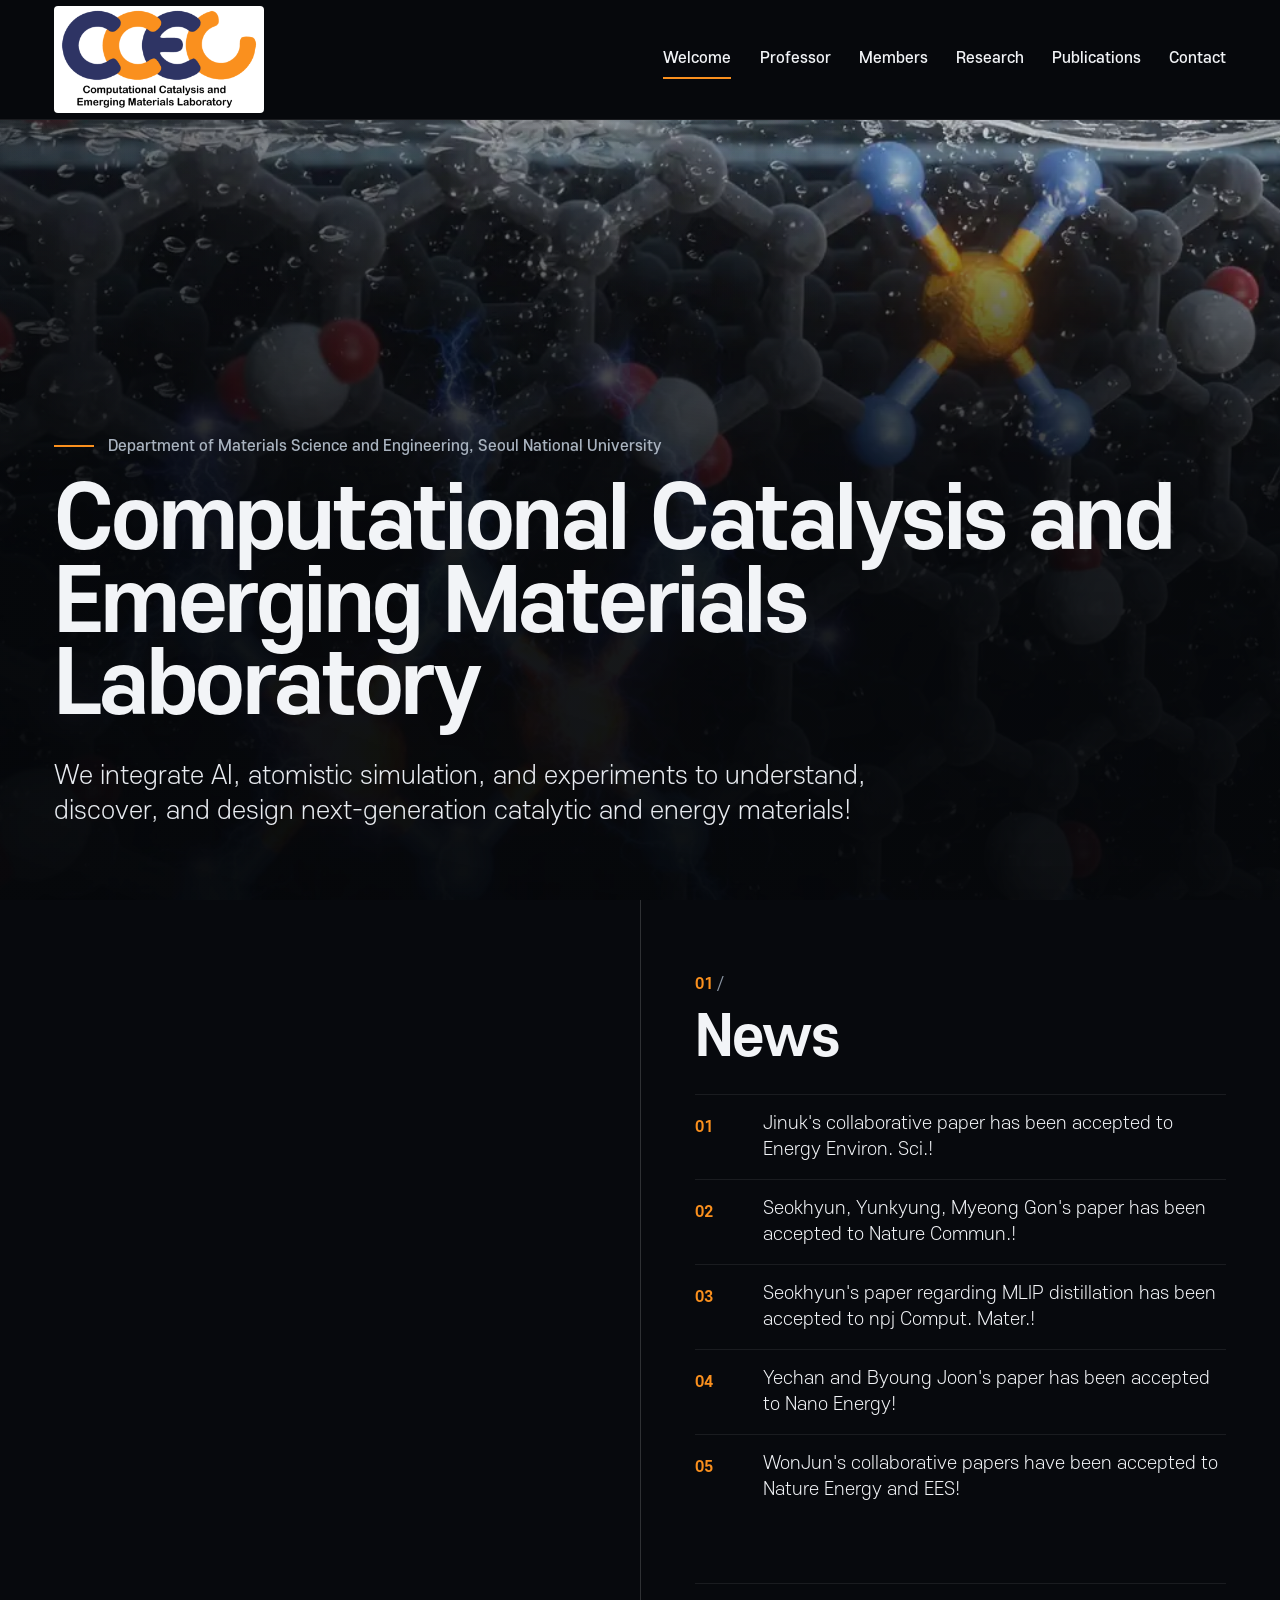
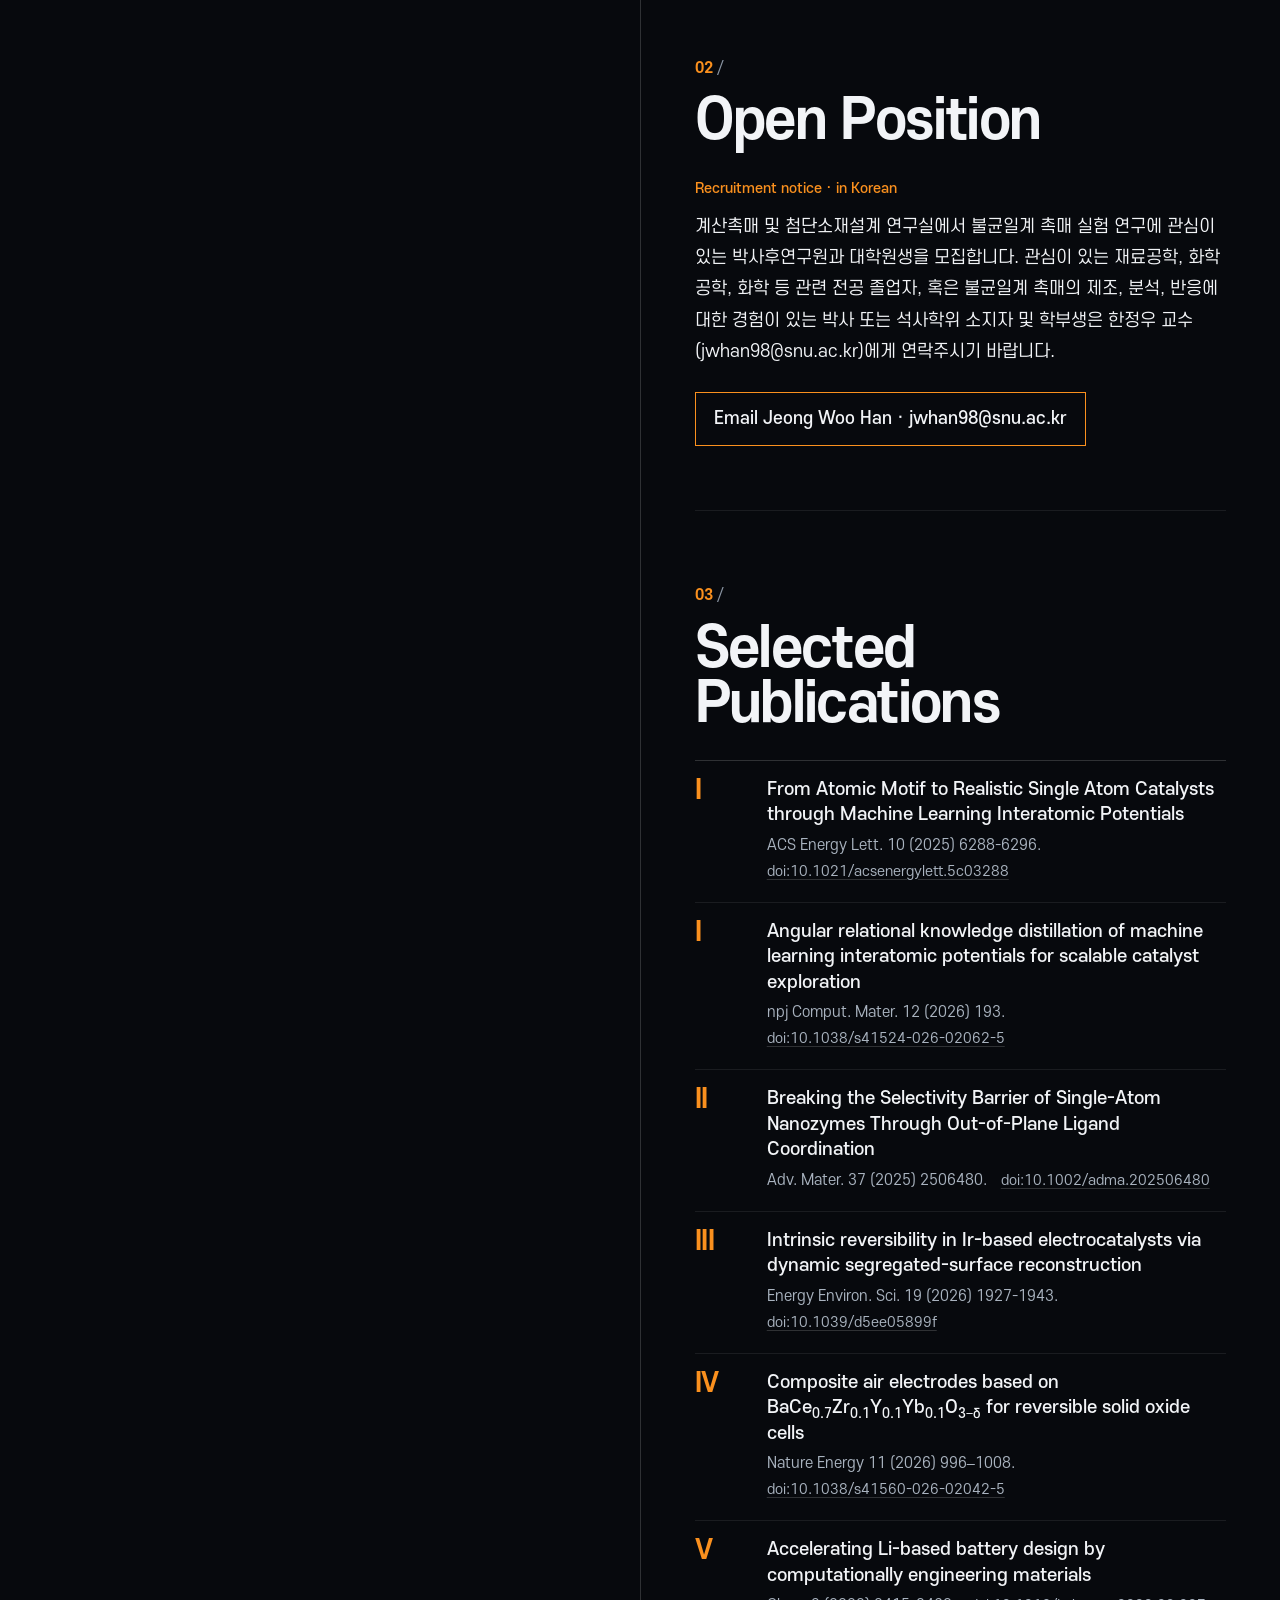
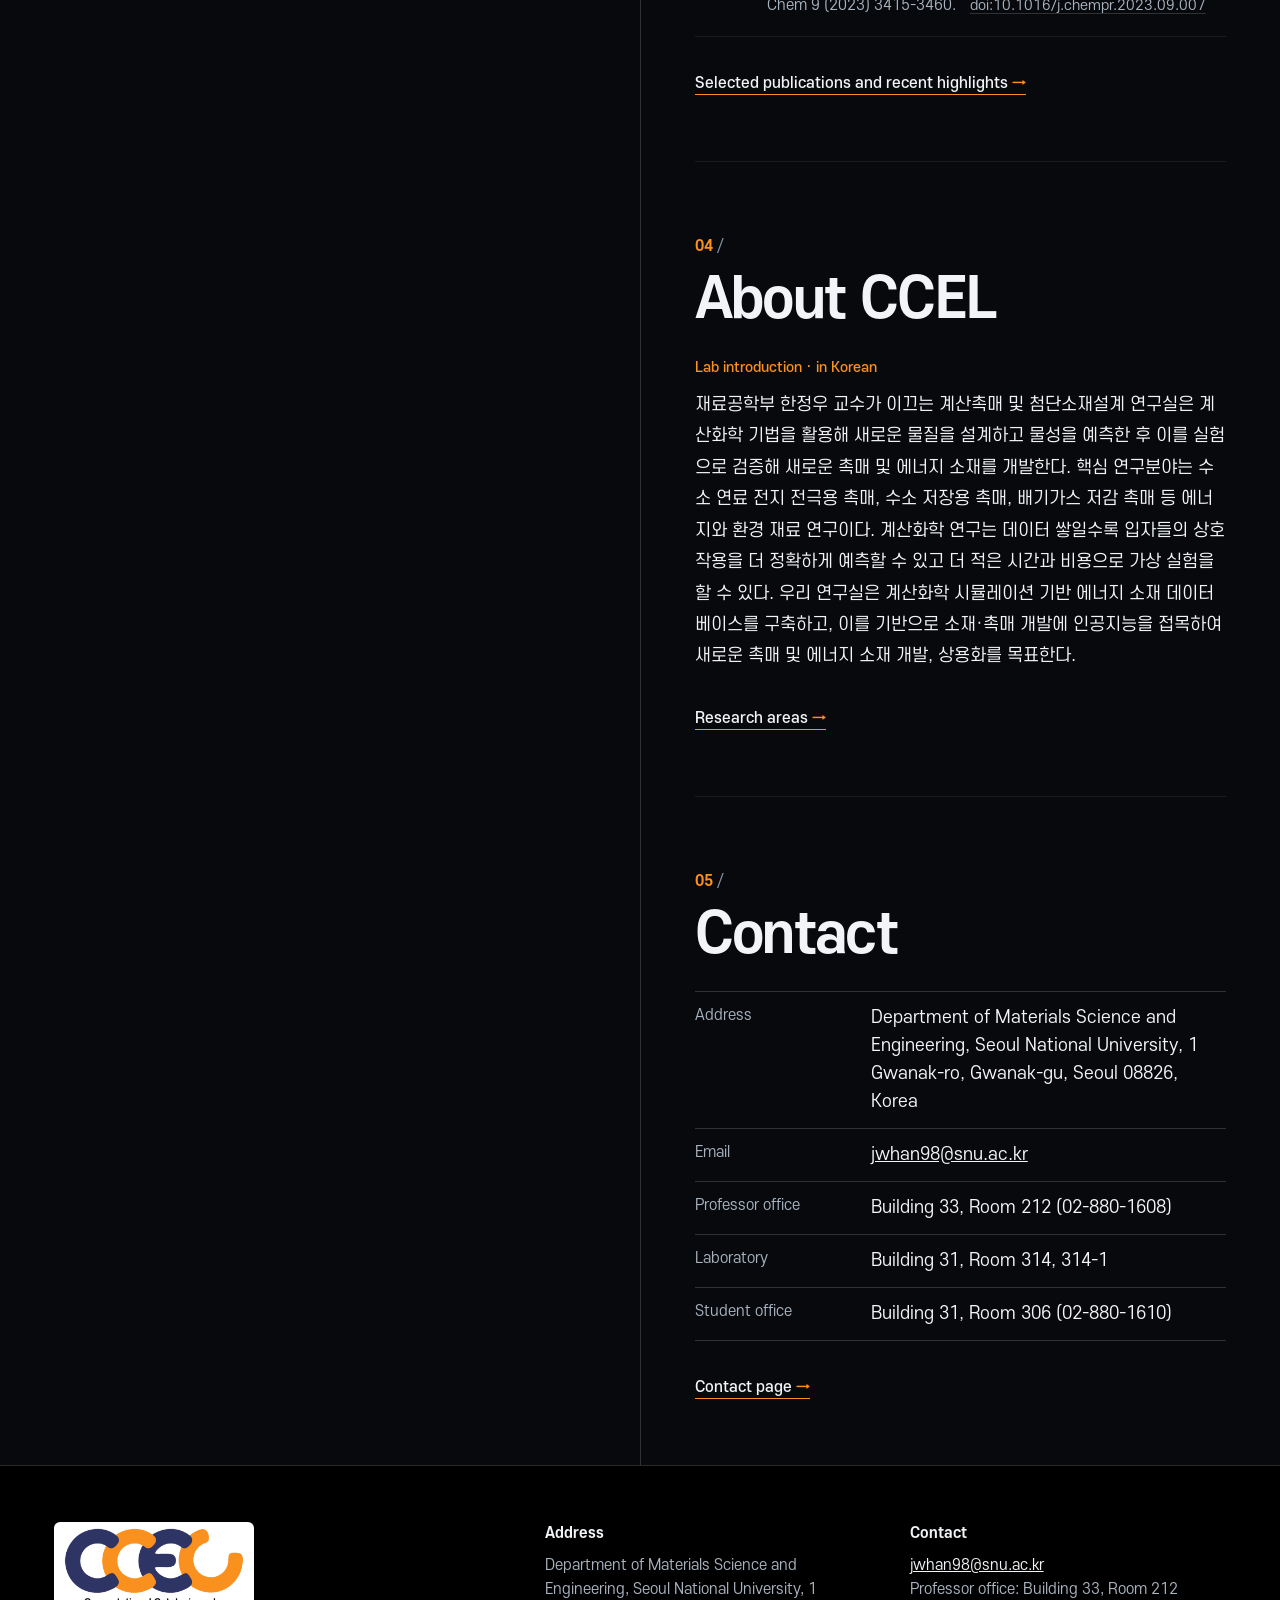
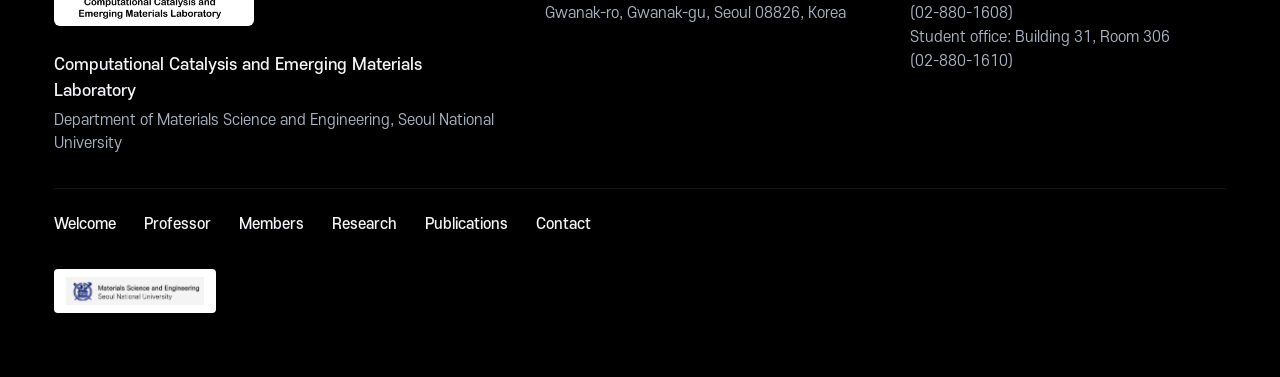
<file: index.html>
<!doctype html>
<html lang="en">
<head>
<meta name="robots" content="noindex, nofollow">
<meta charset="utf-8">
<meta name="viewport" content="width=device-width, initial-scale=1">
<title>CCEL · Seoul National University</title>
<meta name="description" content="Computational Catalysis and Emerging Materials Laboratory, Department of Materials Science and Engineering, Seoul National University.">
<link rel="icon" href="data:,">
<link rel="stylesheet" href="_shared/brand/brand.css">
<link rel="stylesheet" href="site.css">
<script src="_shared/content.js" defer></script>
<script src="common.js" defer></script>
<script src="stage.js" defer></script>
<script src="home.js" defer></script>
</head>
<body class="home">
<a class="skip" href="#main">Skip to content</a>

<header class="hdr">
  <a class="brand" href="index.html" aria-label="CCEL home">
    <span class="ccel-logo-plate"><img class="ccel-logo" src="_shared/img/logo2.png" alt="CCEL logo" width="200" height="102"></span>
  </a>
  <button class="menu-btn" type="button" aria-expanded="false" aria-controls="nav"><span class="menu-bars" aria-hidden="true"></span>Menu</button>
  <nav id="nav" class="nav" aria-label="Main">
    <a href="index.html" aria-current="page">Welcome</a>
    <a href="professor.html">Professor</a>
    <a href="members.html">Members</a>
    <a href="research.html">Research</a>
    <a href="publications.html">Publications</a>
    <a href="contact.html">Contact</a>
  </nav>
</header>

<!-- the video: a fixed layer behind the opening and the left half of the split -->
<div class="stage" aria-hidden="true">
  <img class="stage-poster" src="_shared/scroll/hero_poster.webp" alt="" fetchpriority="high">
  <canvas class="stage-canvas"></canvas>
</div>

<!-- left panel (desktop): where you are on the page, always on a solid backing -->
<div class="panel" id="panel">
  <nav class="panel-nav" aria-label="Sections on this page" id="panel-nav"></nav>
  <div class="panel-cap" aria-hidden="true">
    <span class="cap-num" id="cap-num">01</span>
    <span class="cap-name" id="cap-name">News</span>
  </div>
</div>
<div class="edge" aria-hidden="true"><i id="edge-fill"></i></div>

<main id="main">
  <section class="intro" id="top" aria-labelledby="lab-name">
    <div class="intro-inner">
      <p class="intro-kicker" id="lab-aff"></p>
      <h1 class="intro-title" id="lab-name">CCEL</h1>
      <p class="intro-lead" id="tagline"></p>
    </div>
  </section>

  <div class="split">
    <div class="split-spacer" aria-hidden="true"></div>
    <div class="col">

      <section class="sec" id="news" data-label="News" aria-labelledby="h-news">
        <header class="sec-head"><span class="sec-num"></span><h2 id="h-news">News</h2></header>
        <ol class="news" id="news-list"></ol>
      </section>

      <section class="sec" id="opening" data-label="Open Position" aria-labelledby="h-opening">
        <header class="sec-head"><span class="sec-num"></span><h2 id="h-opening">Open Position</h2></header>
        <p class="eyebrow">Recruitment notice · in Korean</p>
        <p class="ko-notice" lang="ko" id="opening-ko"></p>
        <p class="join-mail" id="join-mail"></p>
      </section>

      <section class="sec" id="publications" data-label="Selected Publications" aria-labelledby="h-pubs">
        <header class="sec-head"><span class="sec-num"></span><h2 id="h-pubs">Selected Publications</h2></header>
        <ol class="pins" id="pins"></ol>
        <p class="more-row"><a class="more" href="publications.html#selected">Selected publications and recent highlights</a></p>
      </section>

      <section class="sec" id="about" data-label="About CCEL" aria-labelledby="h-about">
        <header class="sec-head"><span class="sec-num"></span><h2 id="h-about">About CCEL</h2></header>
        <p class="eyebrow">Lab introduction · in Korean</p>
        <p class="ko-notice" lang="ko" id="about-ko"></p>
        <p class="more-row"><a class="more" href="research.html">Research areas</a></p>
      </section>

      <section class="sec" id="contact" data-label="Contact" aria-labelledby="h-contact">
        <header class="sec-head"><span class="sec-num"></span><h2 id="h-contact">Contact</h2></header>
        <dl class="contact" id="contact-list"></dl>
        <p class="more-row"><a class="more" href="contact.html">Contact page</a></p>
      </section>

    </div>
  </div>
</main>

<footer class="ft" id="footer"></footer>
<noscript><p class="nojs">This page renders its content from the lab's data file and needs JavaScript.</p></noscript>
</body>
</html>
</file>
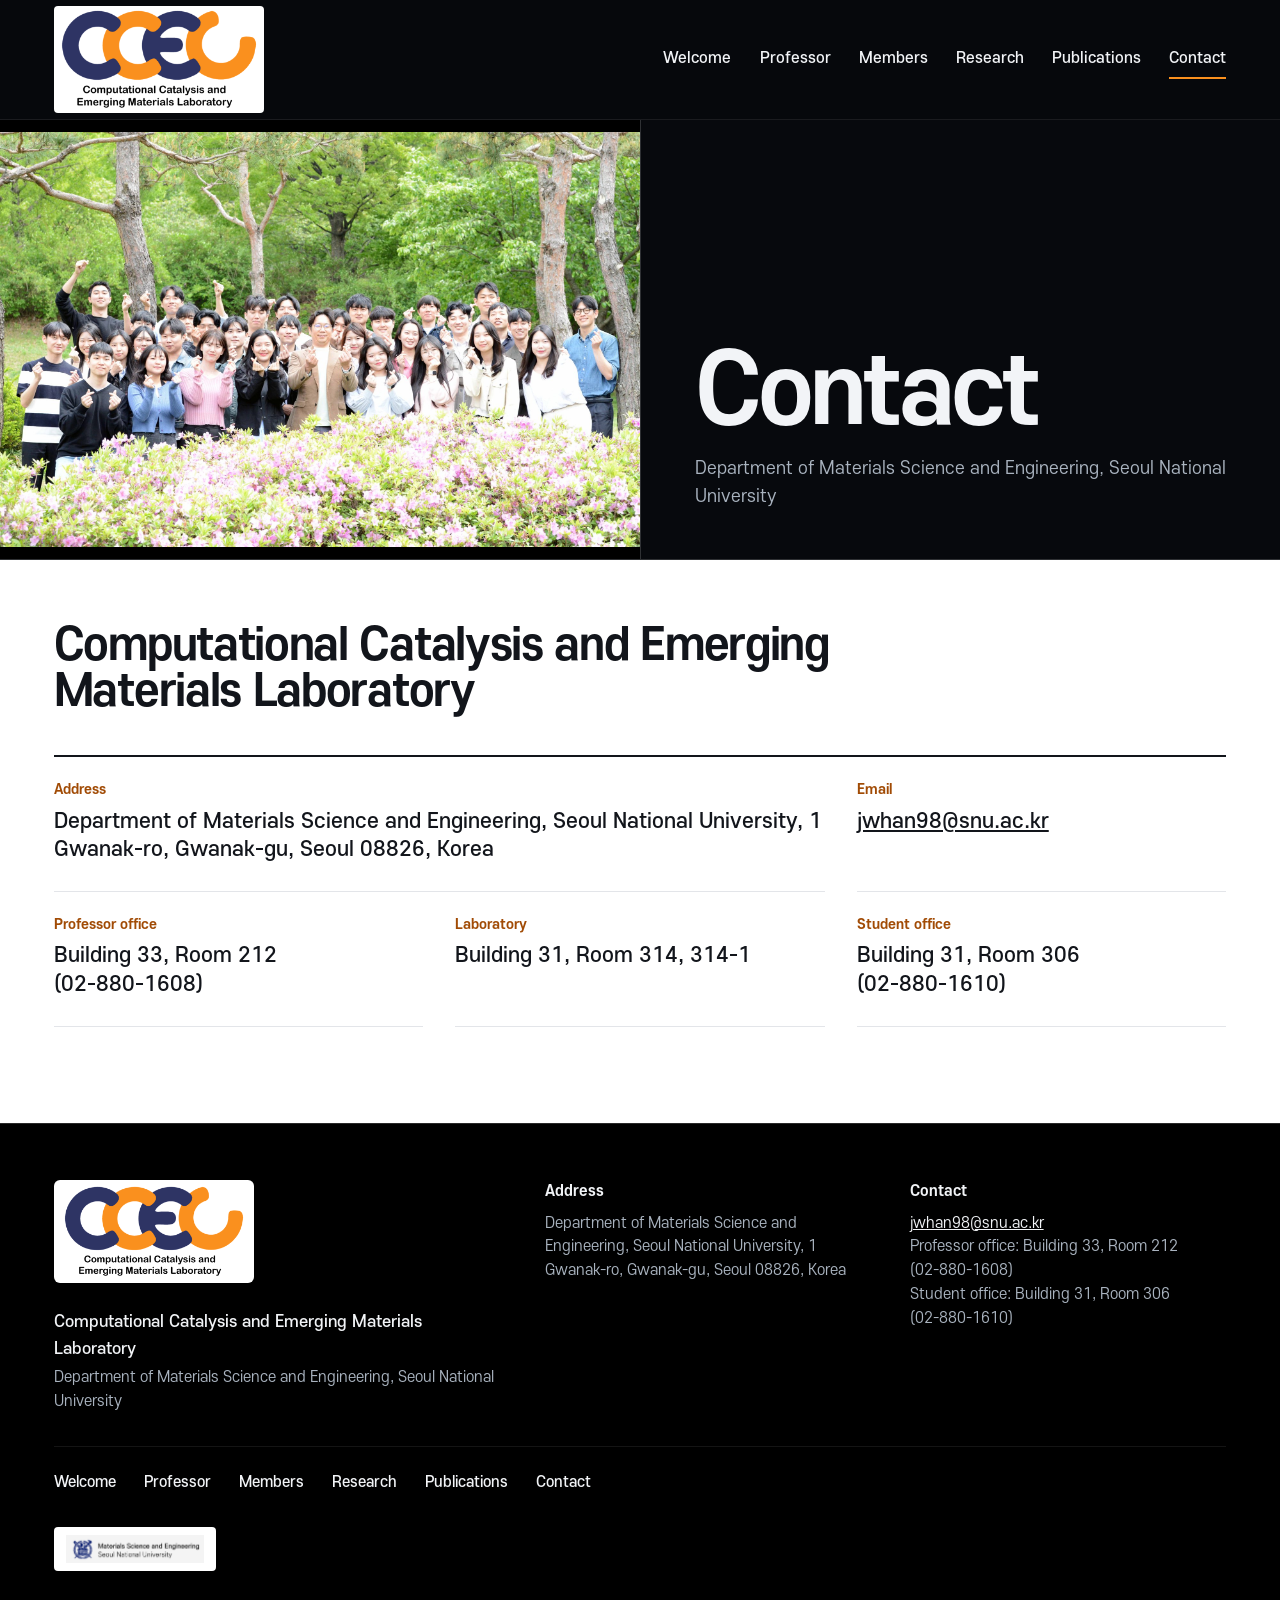
<file: contact.html>
<!doctype html>
<html lang="en">
<head>
<meta name="robots" content="noindex, nofollow">
<meta charset="utf-8">
<meta name="viewport" content="width=device-width, initial-scale=1">
<title>Contact · CCEL · Seoul National University</title>
<link rel="icon" href="data:,">
<link rel="stylesheet" href="_shared/brand/brand.css">
<link rel="stylesheet" href="site.css">
<script src="_shared/content.js" defer></script>
<script src="common.js" defer></script>
<script src="contact.js" defer></script>
</head>
<body class="sub">
<a class="skip" href="#main">Skip to content</a>

<header class="hdr">
  <a class="brand" href="index.html" aria-label="CCEL home">
    <span class="ccel-logo-plate"><img class="ccel-logo" src="_shared/img/logo2.png" alt="CCEL logo" width="200" height="102"></span>
  </a>
  <button class="menu-btn" type="button" aria-expanded="false" aria-controls="nav"><span class="menu-bars" aria-hidden="true"></span>Menu</button>
  <nav id="nav" class="nav" aria-label="Main">
    <a href="index.html">Welcome</a>
    <a href="professor.html">Professor</a>
    <a href="members.html">Members</a>
    <a href="research.html">Research</a>
    <a href="publications.html">Publications</a>
    <a href="contact.html" aria-current="page">Contact</a>
  </nav>
</header>

<main id="main">
  <section class="mast" aria-labelledby="h-contact">
    <div class="mast-media is-photo" id="group-photo"></div>
    <div class="mast-text">
      <h1 id="h-contact">Contact</h1>
      <p class="lede" id="contact-lede"></p>
    </div>
  </section>

  <div class="sheet">
    <div class="sheet-in contact-page">
      <h2 class="contact-lab" id="h-lab"></h2>
      <dl class="contact-grid" id="contact-grid"></dl>
    </div>
  </div>
</main>

<footer class="ft" id="footer"></footer>
<noscript><p class="nojs">This page renders its content from the lab's data file and needs JavaScript.</p></noscript>
</body>
</html>
</file>
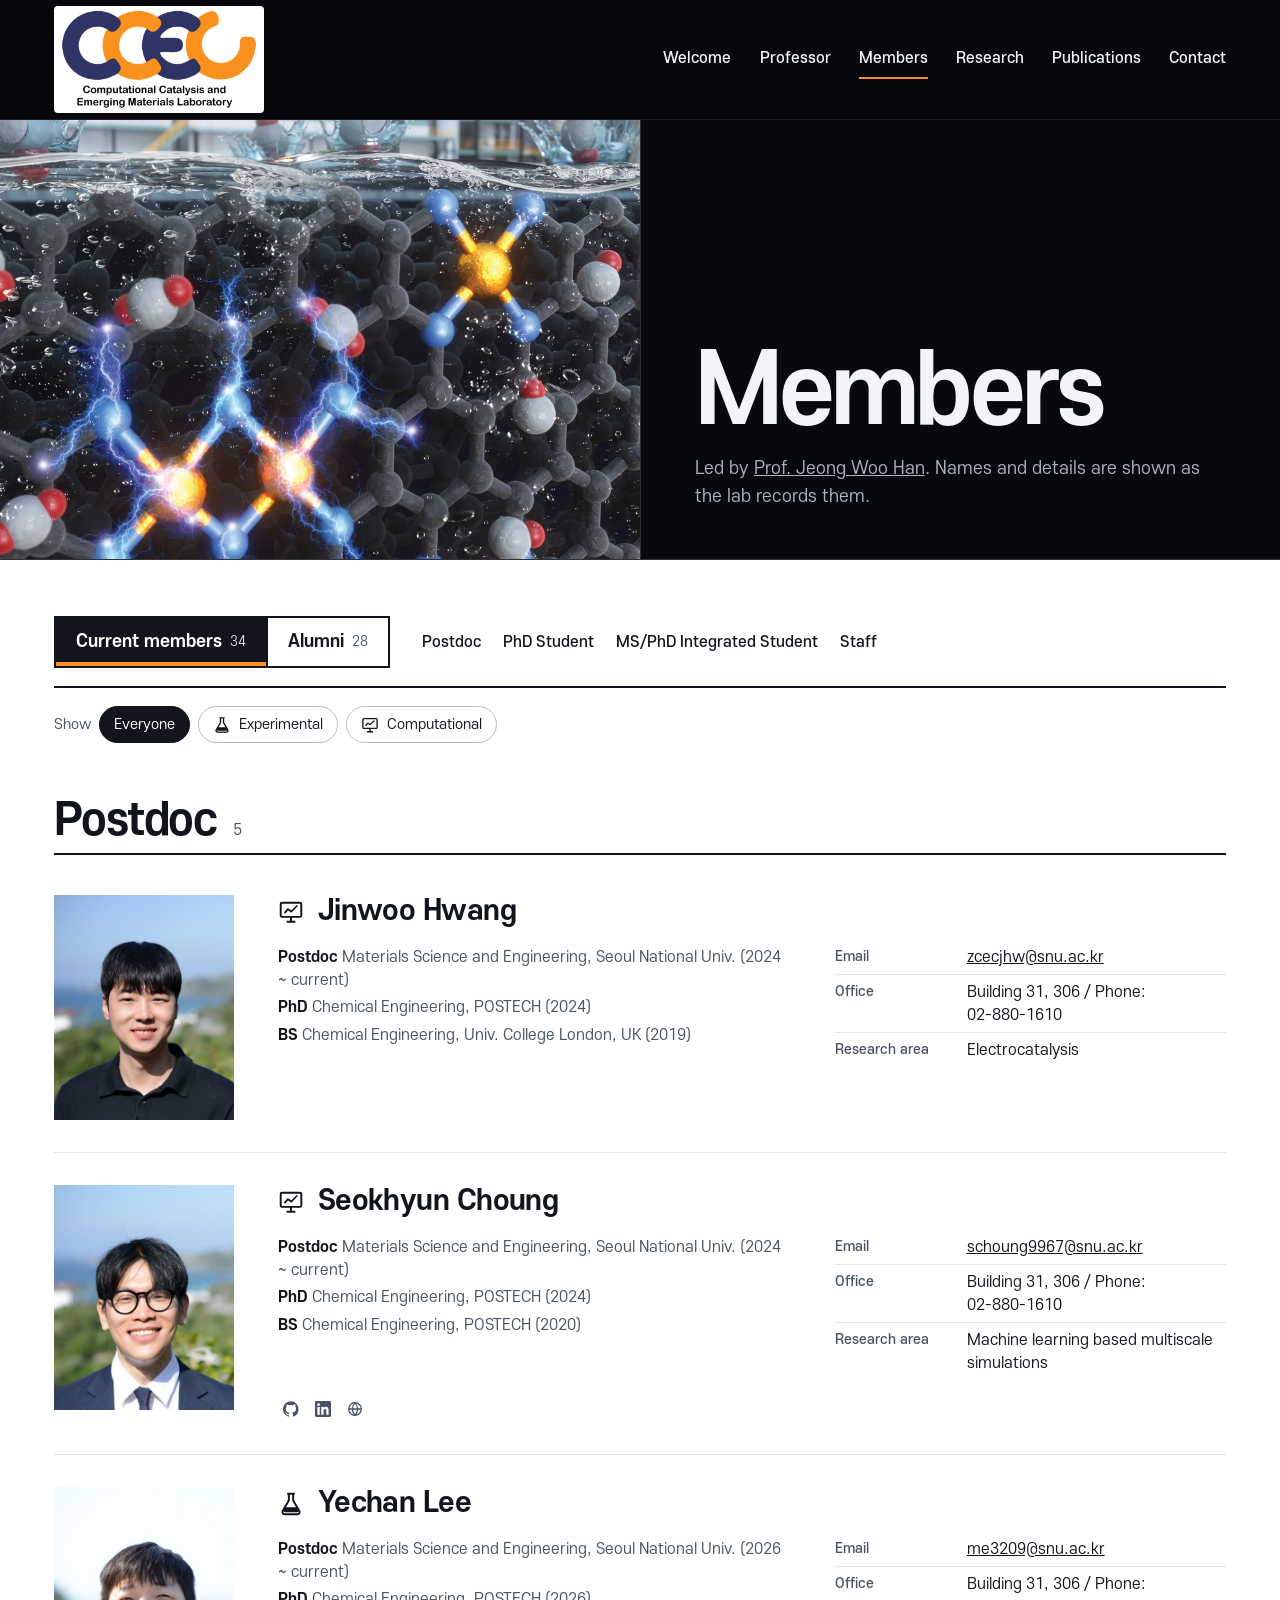
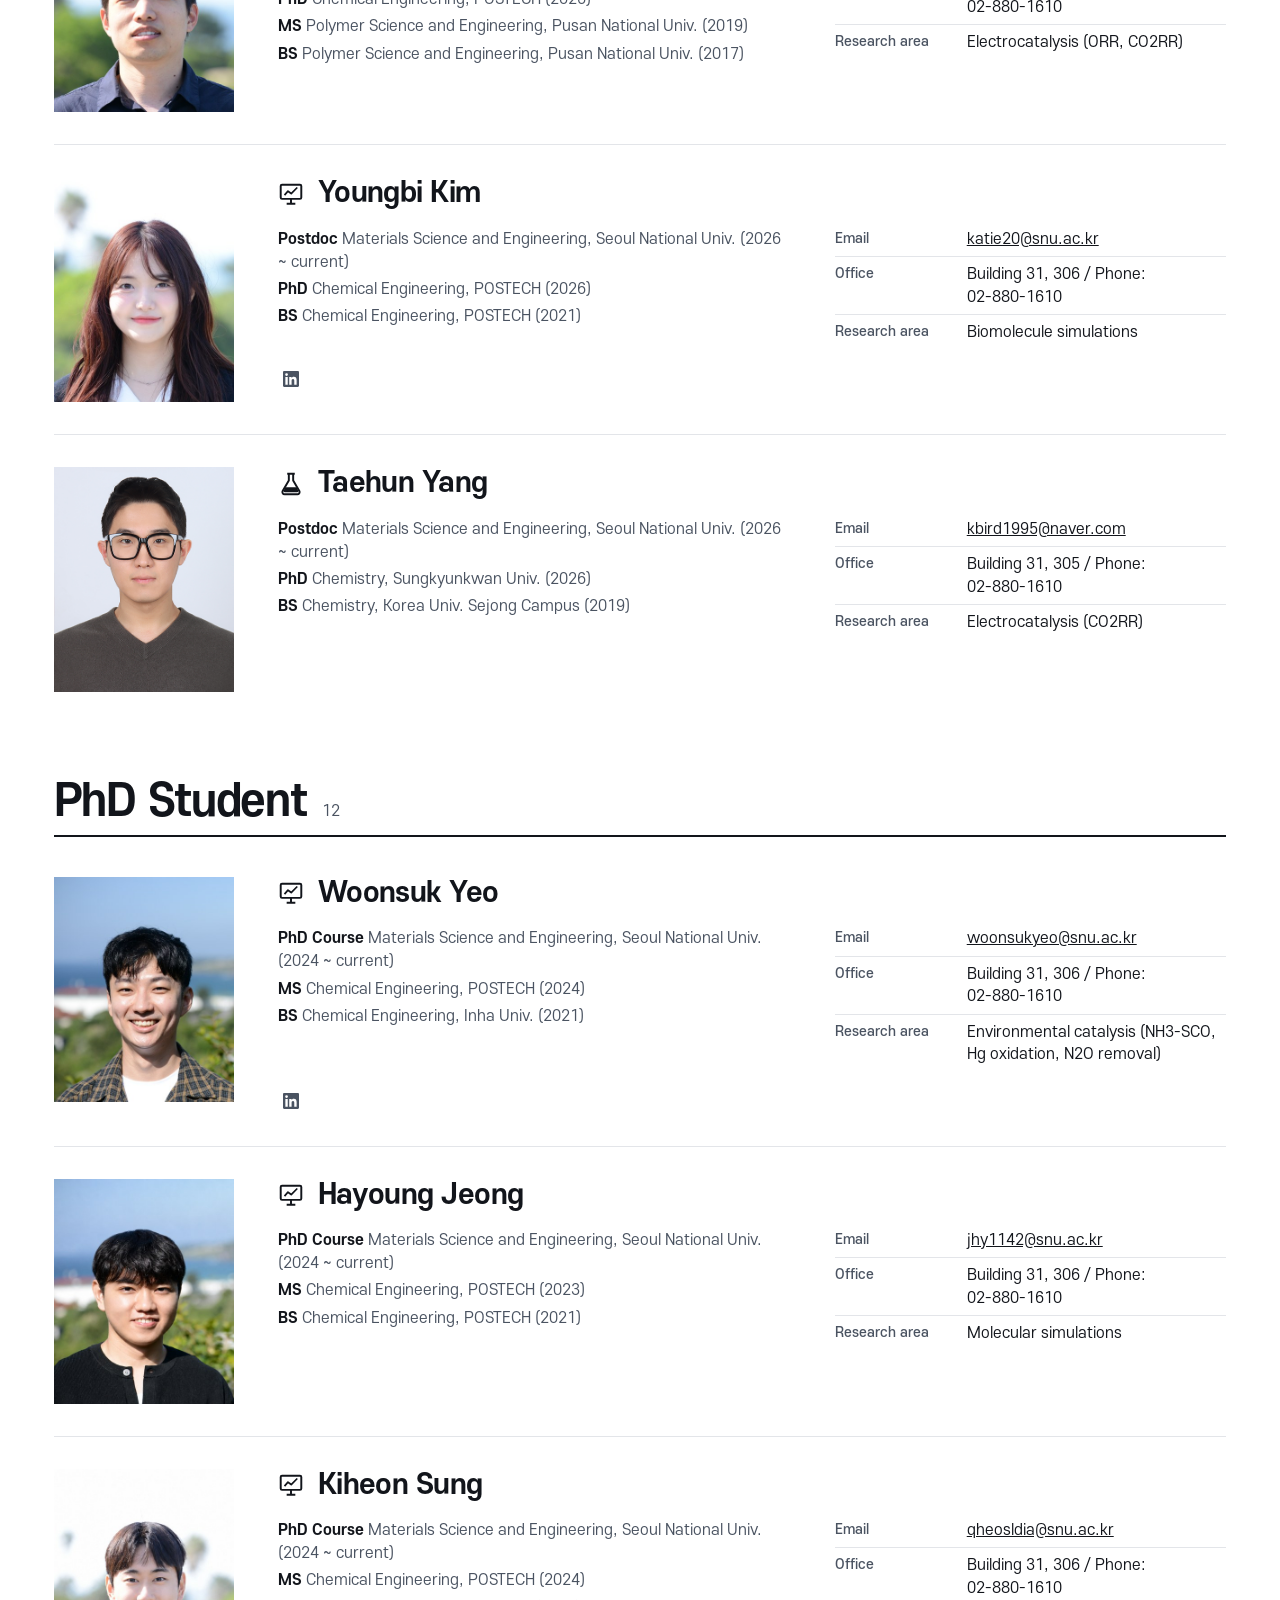
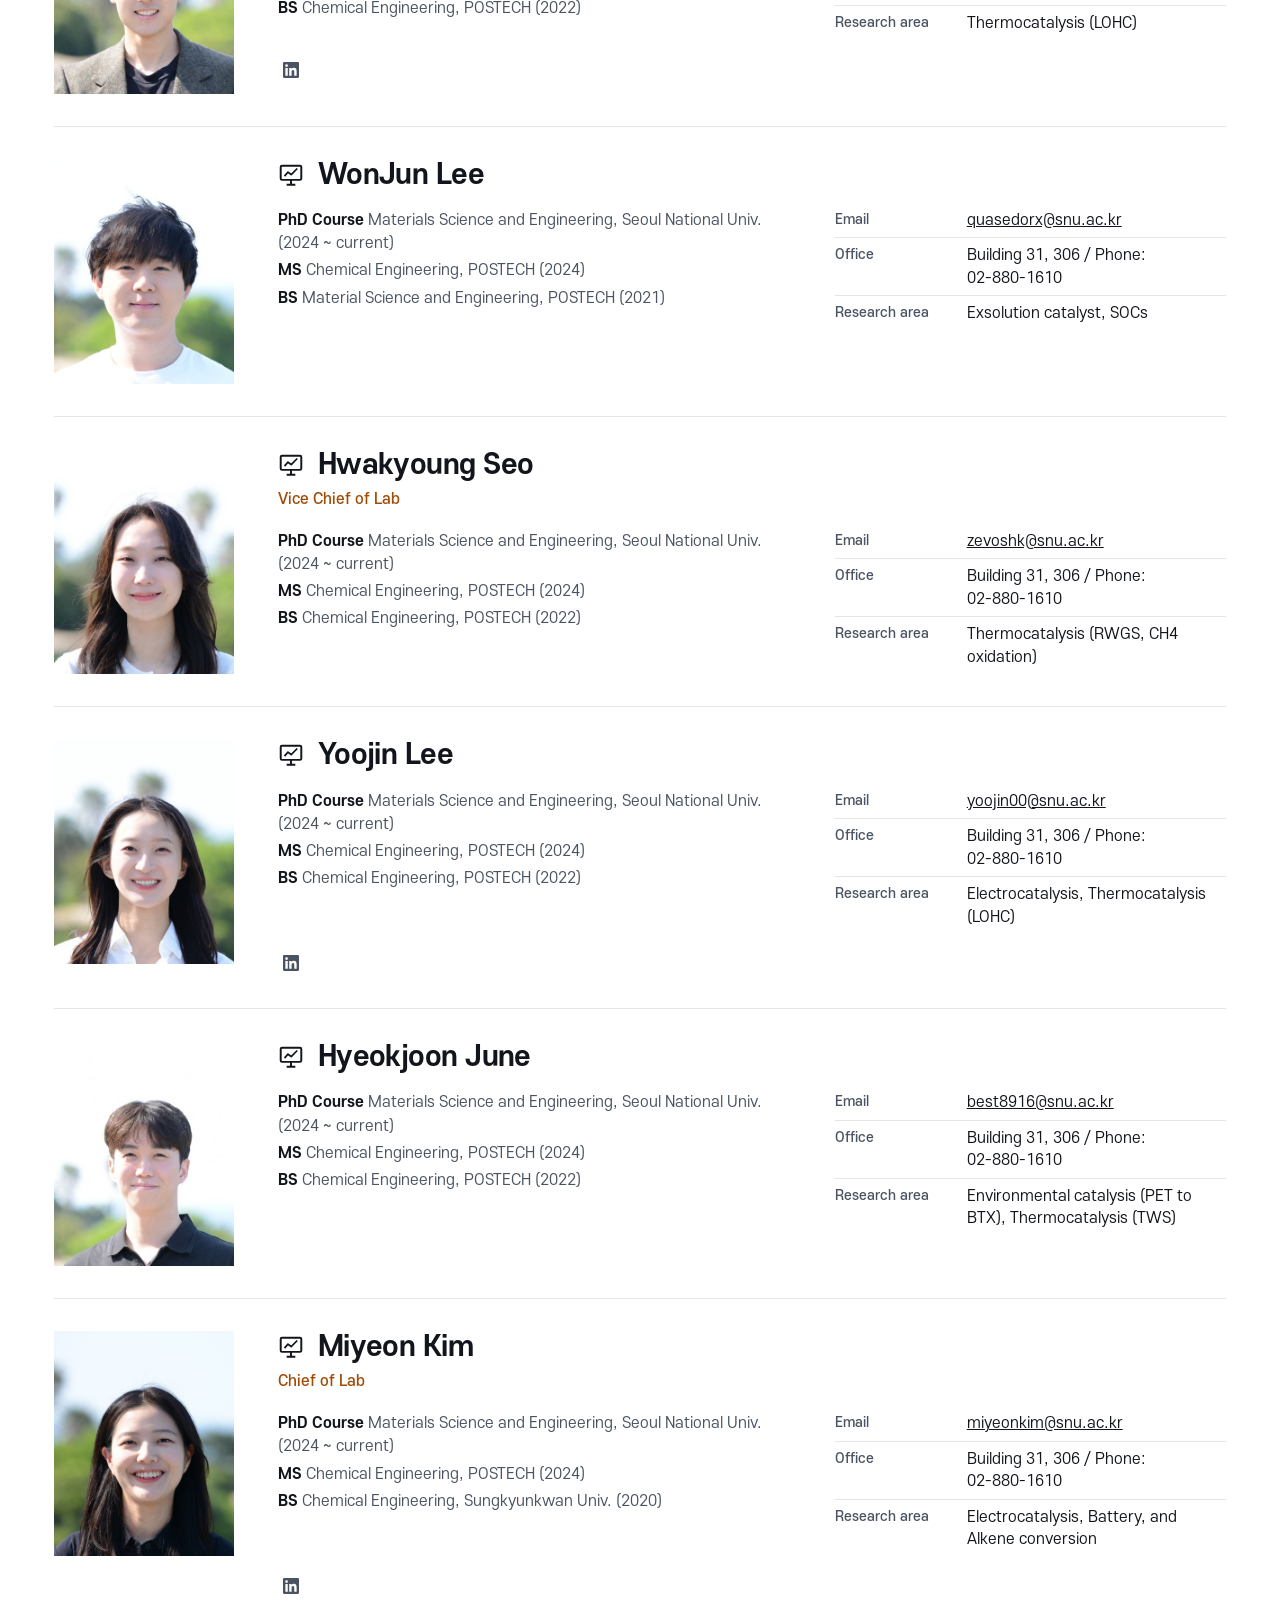
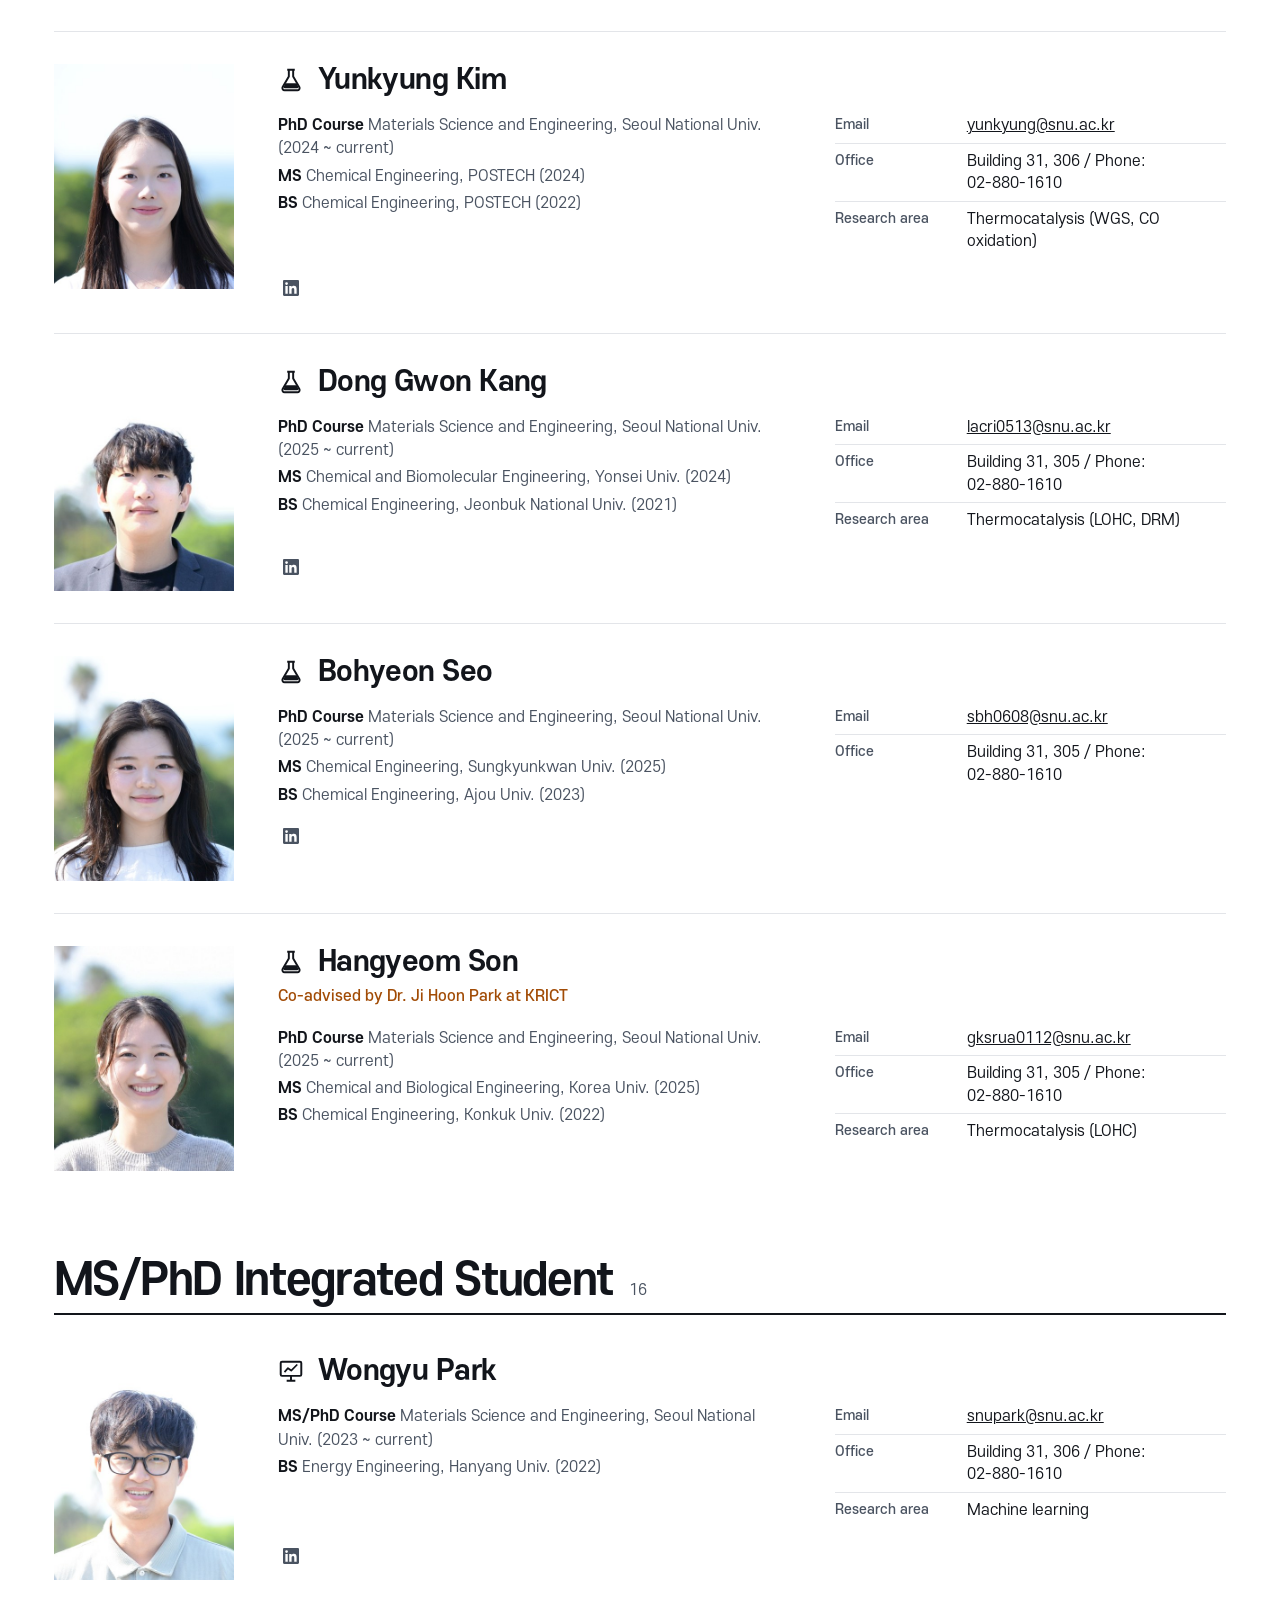
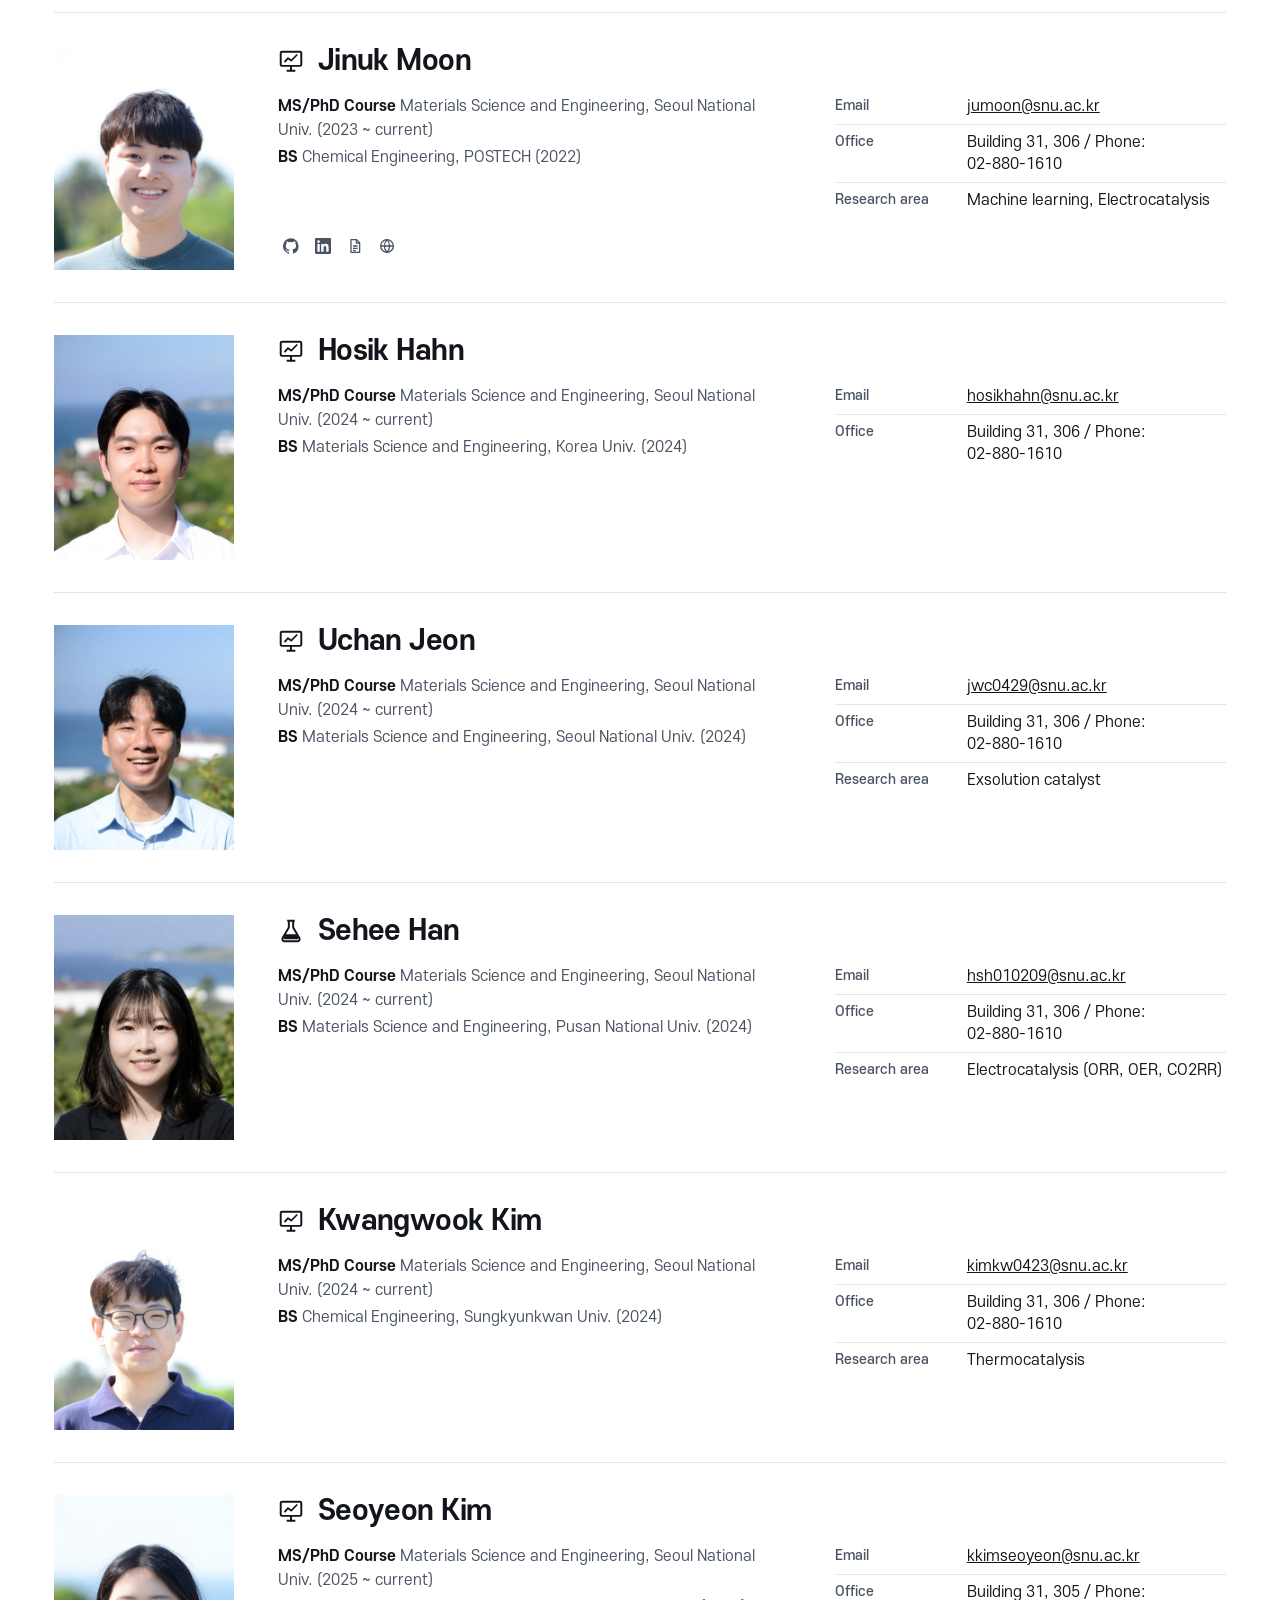
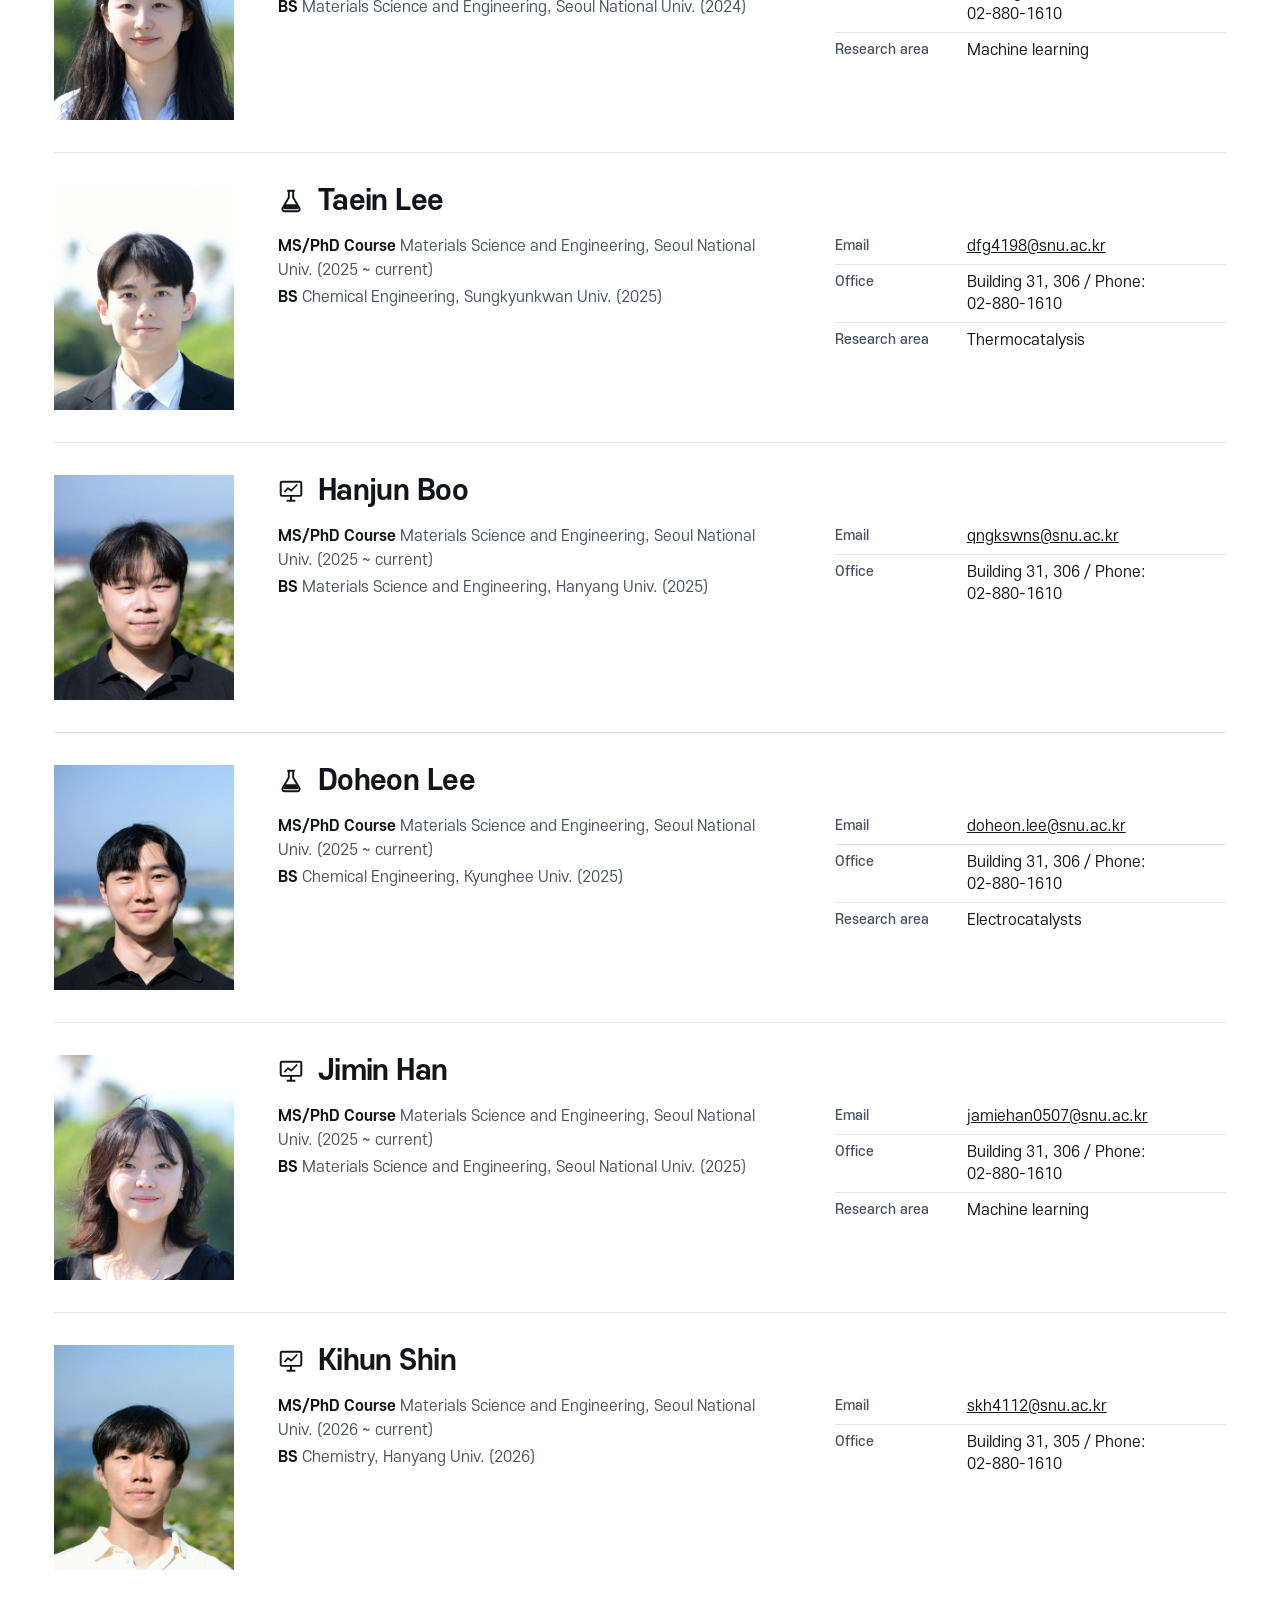
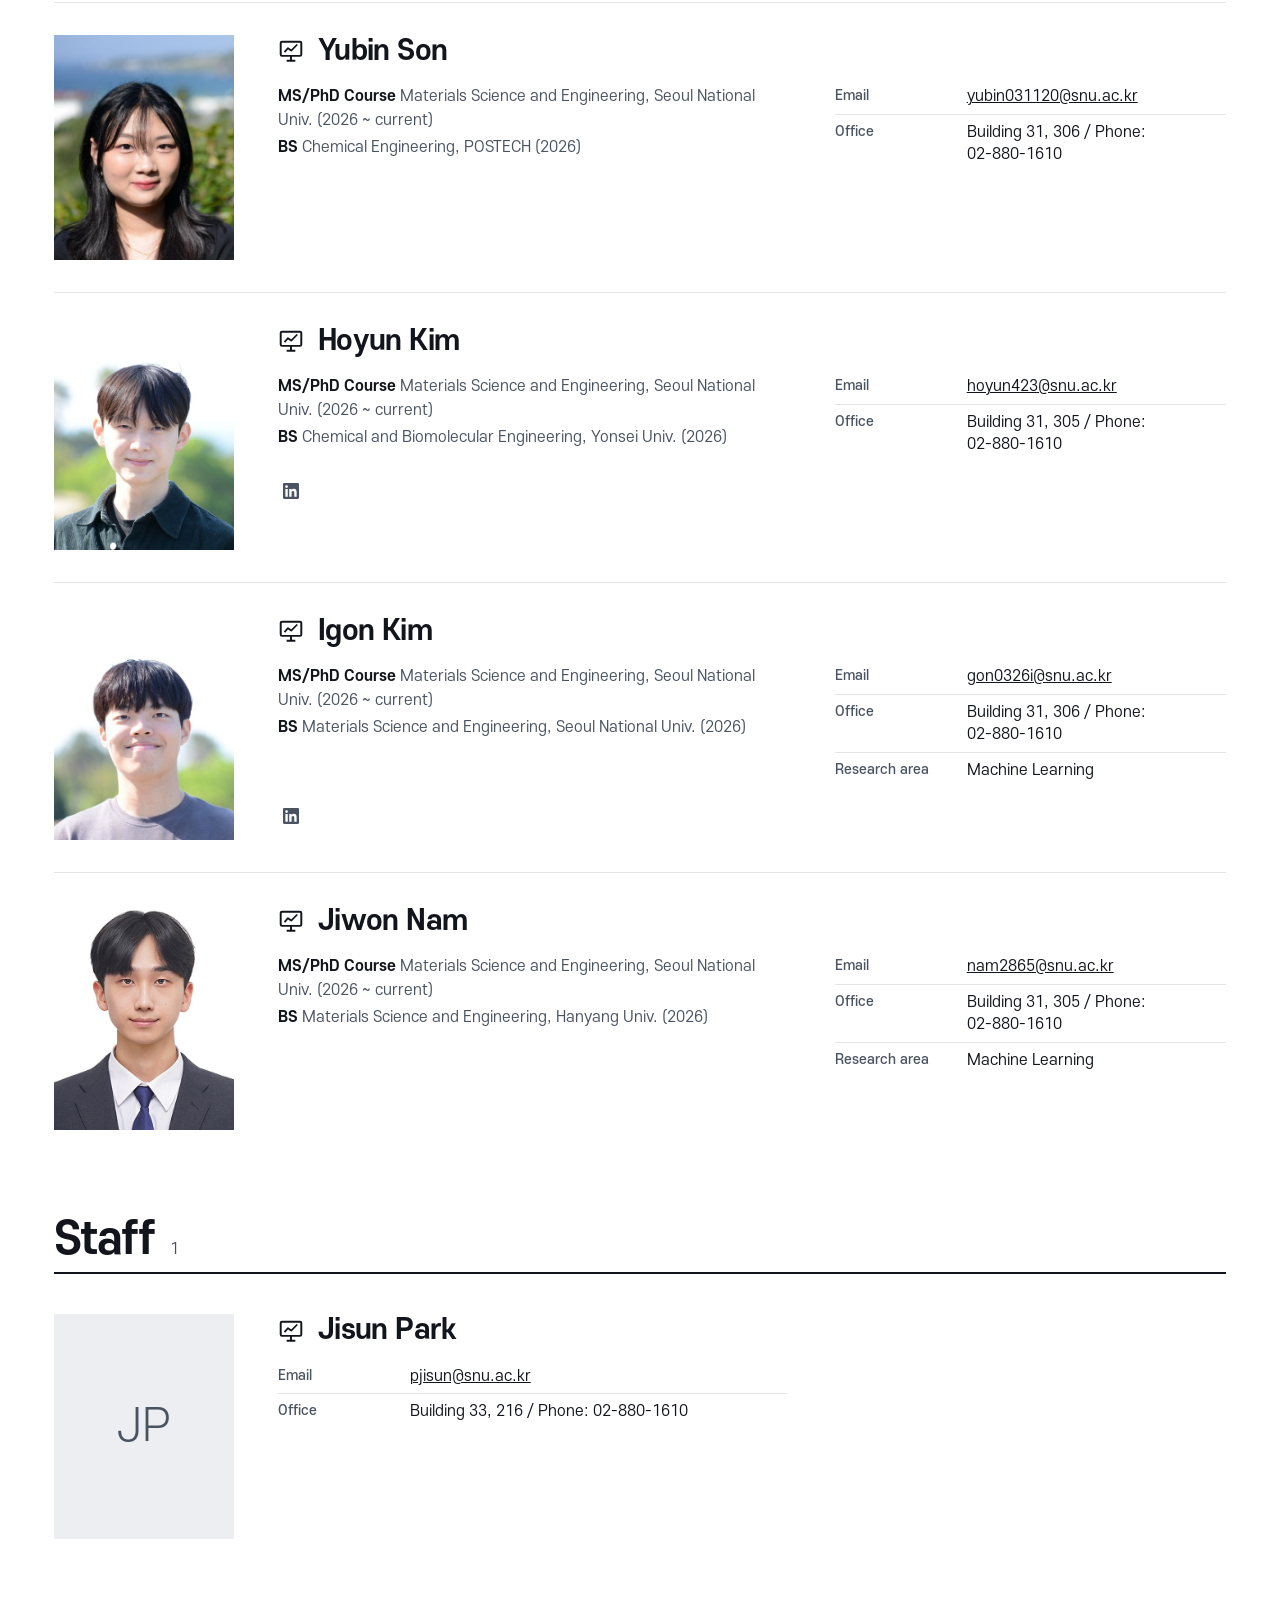
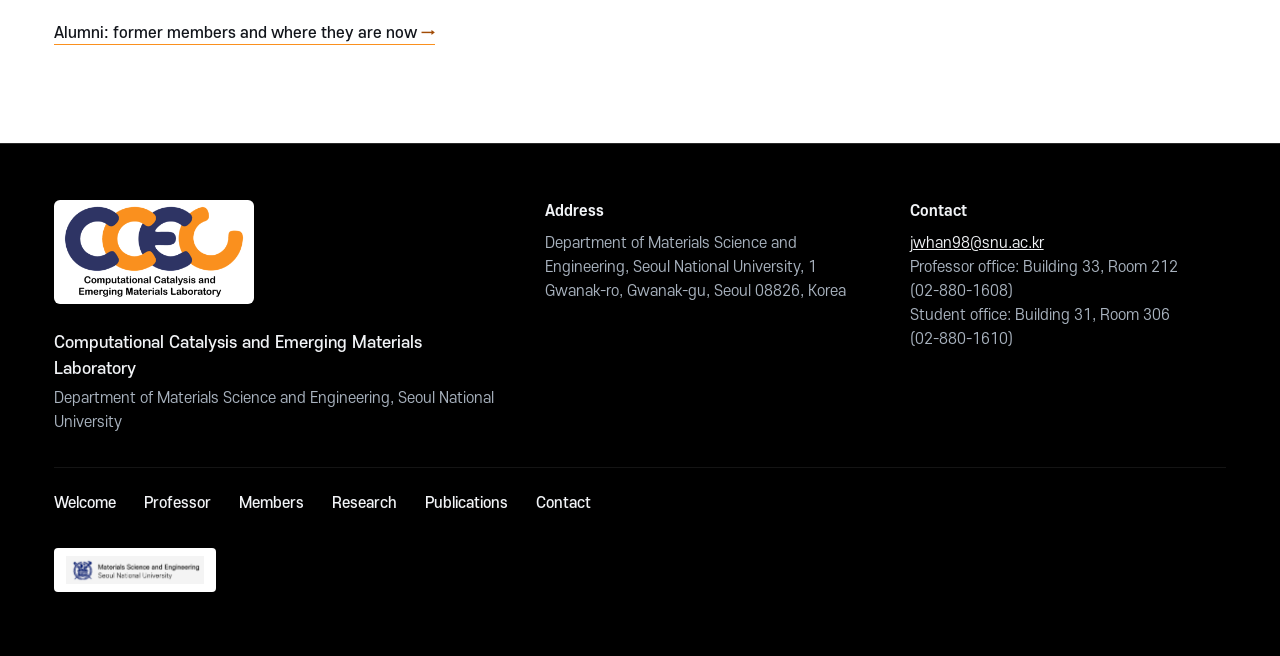
<file: members.html>
<!doctype html>
<html lang="en">
<head>
<meta name="robots" content="noindex, nofollow">
<meta charset="utf-8">
<meta name="viewport" content="width=device-width, initial-scale=1">
<title>Members · CCEL · Seoul National University</title>
<link rel="icon" href="data:,">
<link rel="stylesheet" href="_shared/brand/brand.css">
<link rel="stylesheet" href="site.css">
<script src="_shared/content.js" defer></script>
<script src="common.js" defer></script>
<script src="members.js" defer></script>
</head>
<body class="sub">
<a class="skip" href="#main">Skip to content</a>

<header class="hdr">
  <a class="brand" href="index.html" aria-label="CCEL home">
    <span class="ccel-logo-plate"><img class="ccel-logo" src="_shared/img/logo2.png" alt="CCEL logo" width="200" height="102"></span>
  </a>
  <button class="menu-btn" type="button" aria-expanded="false" aria-controls="nav"><span class="menu-bars" aria-hidden="true"></span>Menu</button>
  <nav id="nav" class="nav" aria-label="Main">
    <a href="index.html">Welcome</a>
    <a href="professor.html">Professor</a>
    <a href="members.html" aria-current="page">Members</a>
    <a href="research.html">Research</a>
    <a href="publications.html">Publications</a>
    <a href="contact.html">Contact</a>
  </nav>
</header>

<main id="main">
  <section class="mast" aria-labelledby="h-people">
    <div class="mast-media"><img src="_shared/scroll/hero_poster.webp" alt=""></div>
    <div class="mast-text">
      <h1 id="h-people">Members</h1>
      <p class="lede" id="ppl-lede"></p>
    </div>
  </section>

  <div class="sheet">
    <div class="sheet-in">
      <div class="mem-bar">
        <div class="views" role="group" aria-label="Members to show">
          <a class="view-btn" href="#current" data-view="current" aria-current="true">Current members <span class="n" id="n-current"></span></a>
          <a class="view-btn" href="#alumni" data-view="alumni">Alumni <span class="n" id="n-alumni"></span></a>
        </div>
        <nav class="subnav" id="subnav-current" aria-label="Current member groups"></nav>
        <nav class="subnav" id="subnav-alumni" aria-label="Alumni groups" hidden></nav>
      </div>
      <div class="filter" role="group" aria-label="Filter members by approach" id="filter"></div>

      <div class="view" id="current">
        <div id="groups"></div>
        <p class="view-next"><a class="more" href="#alumni">Alumni: former members and where they are now</a></p>
      </div>
      <section class="view alumni" id="alumni" aria-labelledby="h-alumni" hidden>
        <div class="view-head"><h2 id="h-alumni">Alumni</h2><p>Former members, with their current positions as the lab records them.</p></div>
        <div id="alumni-groups"></div>
        <p class="view-next"><a class="more back" href="#current">Current members</a></p>
      </section>
    </div>
  </div>
</main>

<footer class="ft" id="footer"></footer>
<noscript><p class="nojs">This page renders its content from the lab's data file and needs JavaScript.</p></noscript>
</body>
</html>
</file>
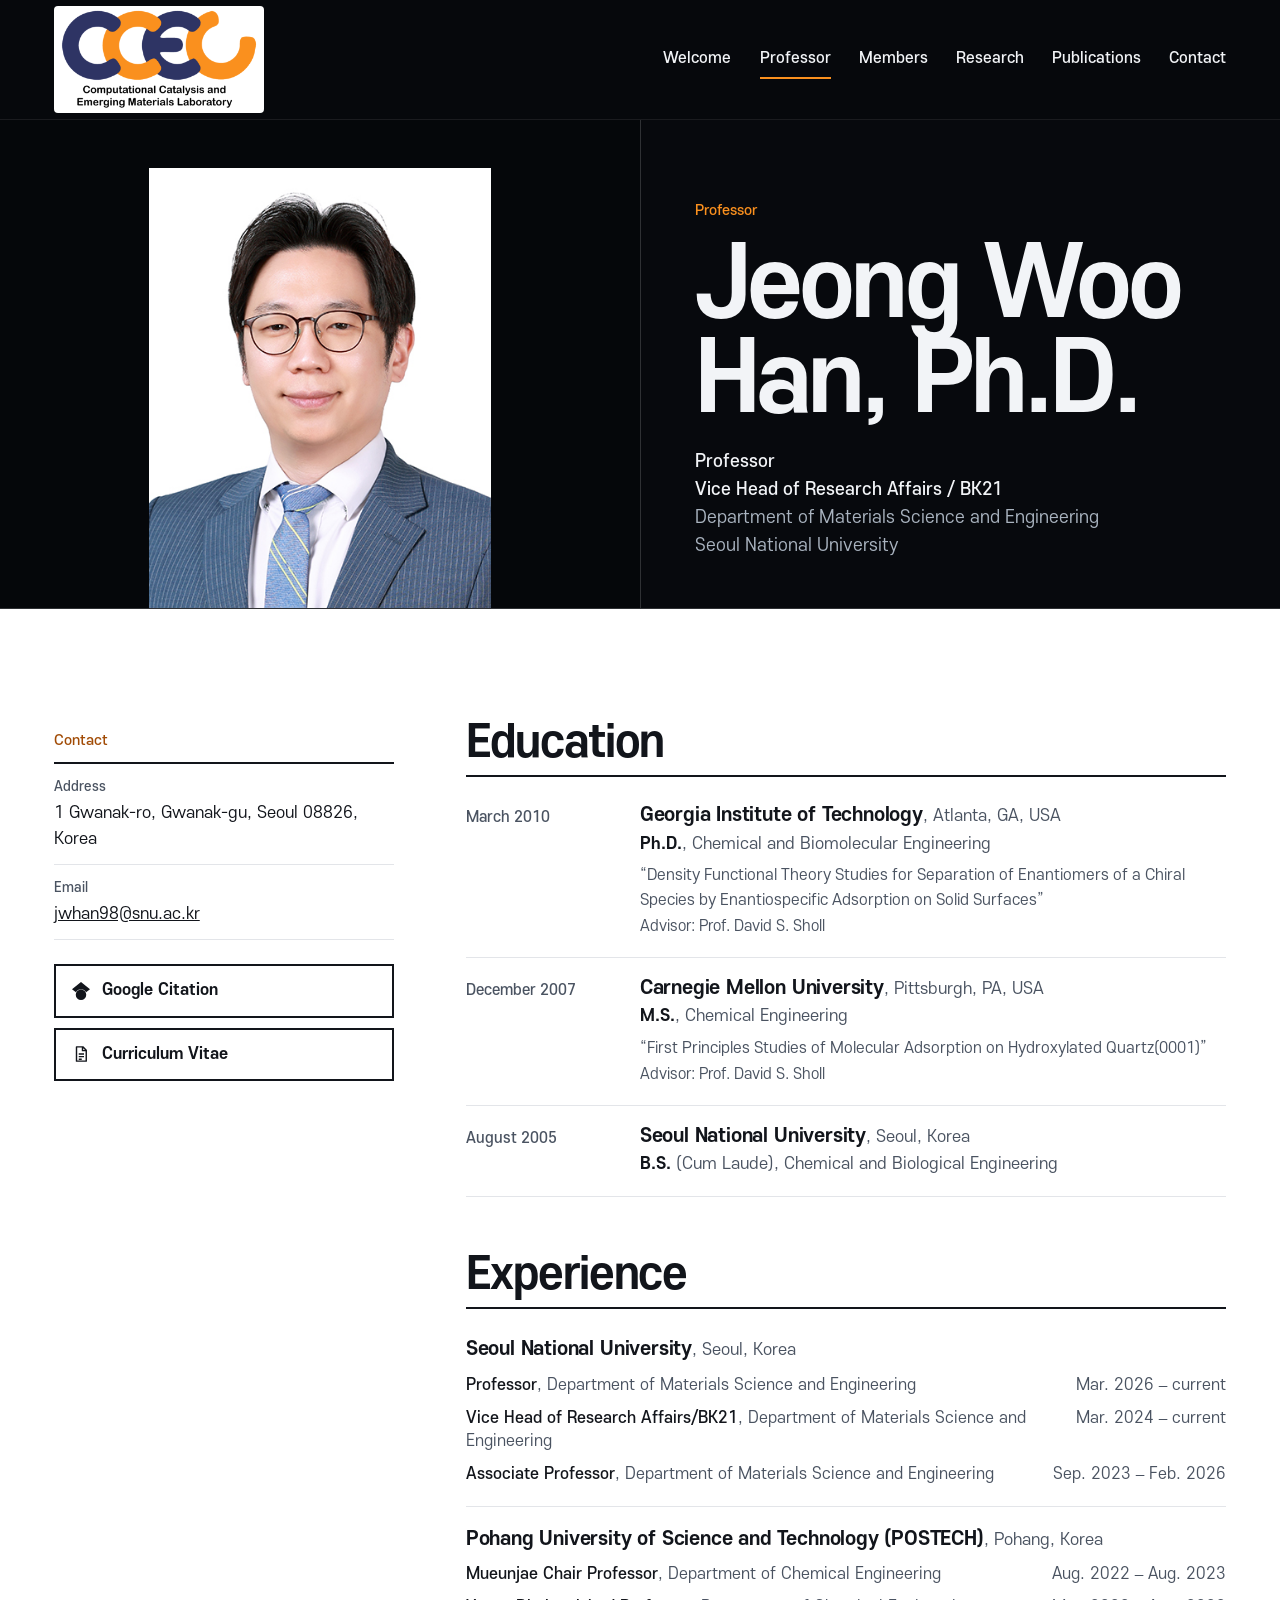
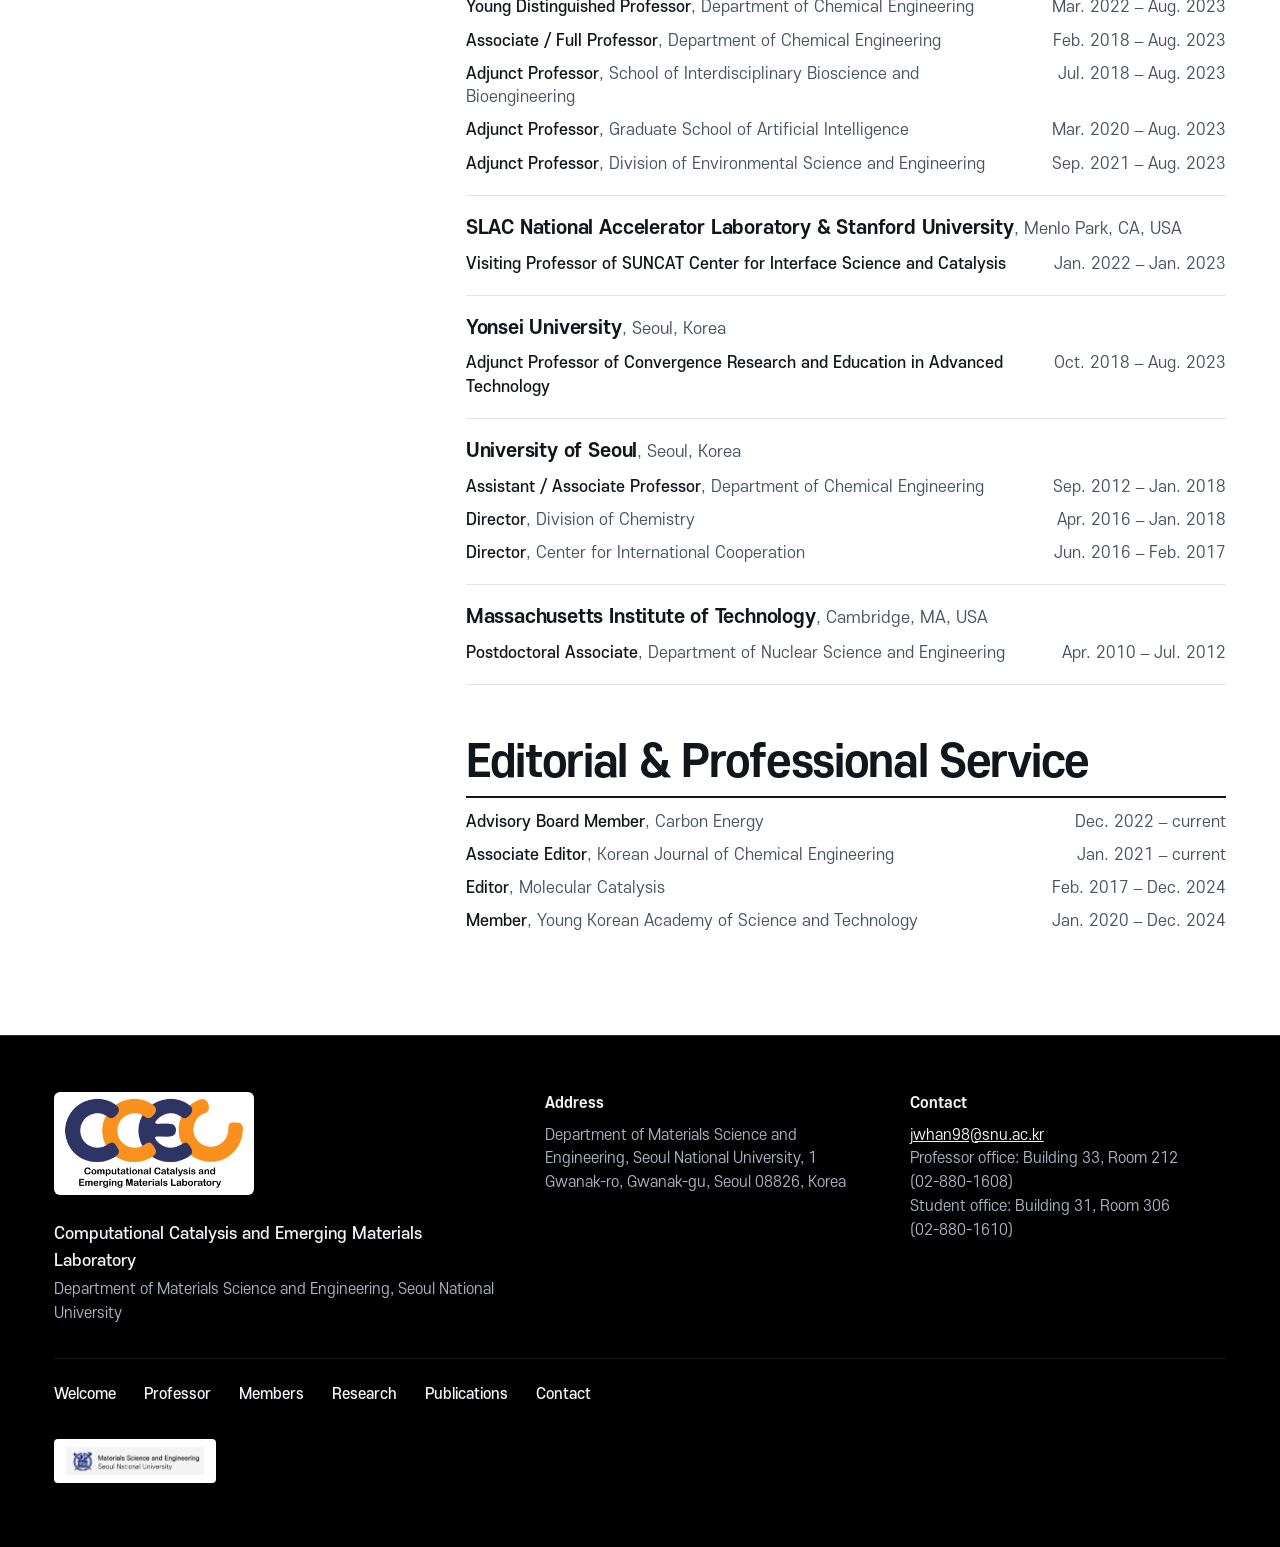
<file: professor.html>
<!doctype html>
<html lang="en">
<head>
<meta name="robots" content="noindex, nofollow">
<meta charset="utf-8">
<meta name="viewport" content="width=device-width, initial-scale=1">
<title>Professor · CCEL · Seoul National University</title>
<link rel="icon" href="data:,">
<link rel="stylesheet" href="_shared/brand/brand.css">
<link rel="stylesheet" href="site.css">
<script src="_shared/content.js" defer></script>
<script src="common.js" defer></script>
<script src="professor.js" defer></script>
</head>
<body class="sub">
<a class="skip" href="#main">Skip to content</a>

<header class="hdr">
  <a class="brand" href="index.html" aria-label="CCEL home">
    <span class="ccel-logo-plate"><img class="ccel-logo" src="_shared/img/logo2.png" alt="CCEL logo" width="200" height="102"></span>
  </a>
  <button class="menu-btn" type="button" aria-expanded="false" aria-controls="nav"><span class="menu-bars" aria-hidden="true"></span>Menu</button>
  <nav id="nav" class="nav" aria-label="Main">
    <a href="index.html">Welcome</a>
    <a href="professor.html" aria-current="page">Professor</a>
    <a href="members.html">Members</a>
    <a href="research.html">Research</a>
    <a href="publications.html">Publications</a>
    <a href="contact.html">Contact</a>
  </nav>
</header>

<main id="main">
  <section class="mast mast-prof" aria-labelledby="h-prof">
    <div class="mast-media is-portrait" id="prof-photo"></div>
    <div class="mast-text">
      <p class="eyebrow">Professor</p>
      <h1 id="h-prof"></h1>
      <p class="lede" id="prof-lede"></p>
    </div>
  </section>

  <div class="sheet">
    <div class="sheet-in prof-page">
      <aside class="prof-card" aria-label="Contact" id="prof-card"></aside>
      <div class="prof-cv">
        <section class="cv-sec" id="education" aria-labelledby="h-edu">
          <div class="grp-head"><h2 id="h-edu">Education</h2></div>
          <ol class="cv-list" id="edu-list"></ol>
        </section>
        <section class="cv-sec" id="experience" aria-labelledby="h-exp">
          <div class="grp-head"><h2 id="h-exp">Experience</h2></div>
          <div id="exp-list"></div>
        </section>
        <section class="cv-sec" id="service" aria-labelledby="h-svc">
          <div class="grp-head"><h2 id="h-svc">Editorial &amp; Professional Service</h2></div>
          <ul class="cv-roles cv-svc" id="svc-list"></ul>
        </section>
      </div>
    </div>
  </div>
</main>

<footer class="ft" id="footer"></footer>
<noscript><p class="nojs">This page renders its content from the lab's data file and needs JavaScript.</p></noscript>
</body>
</html>
</file>
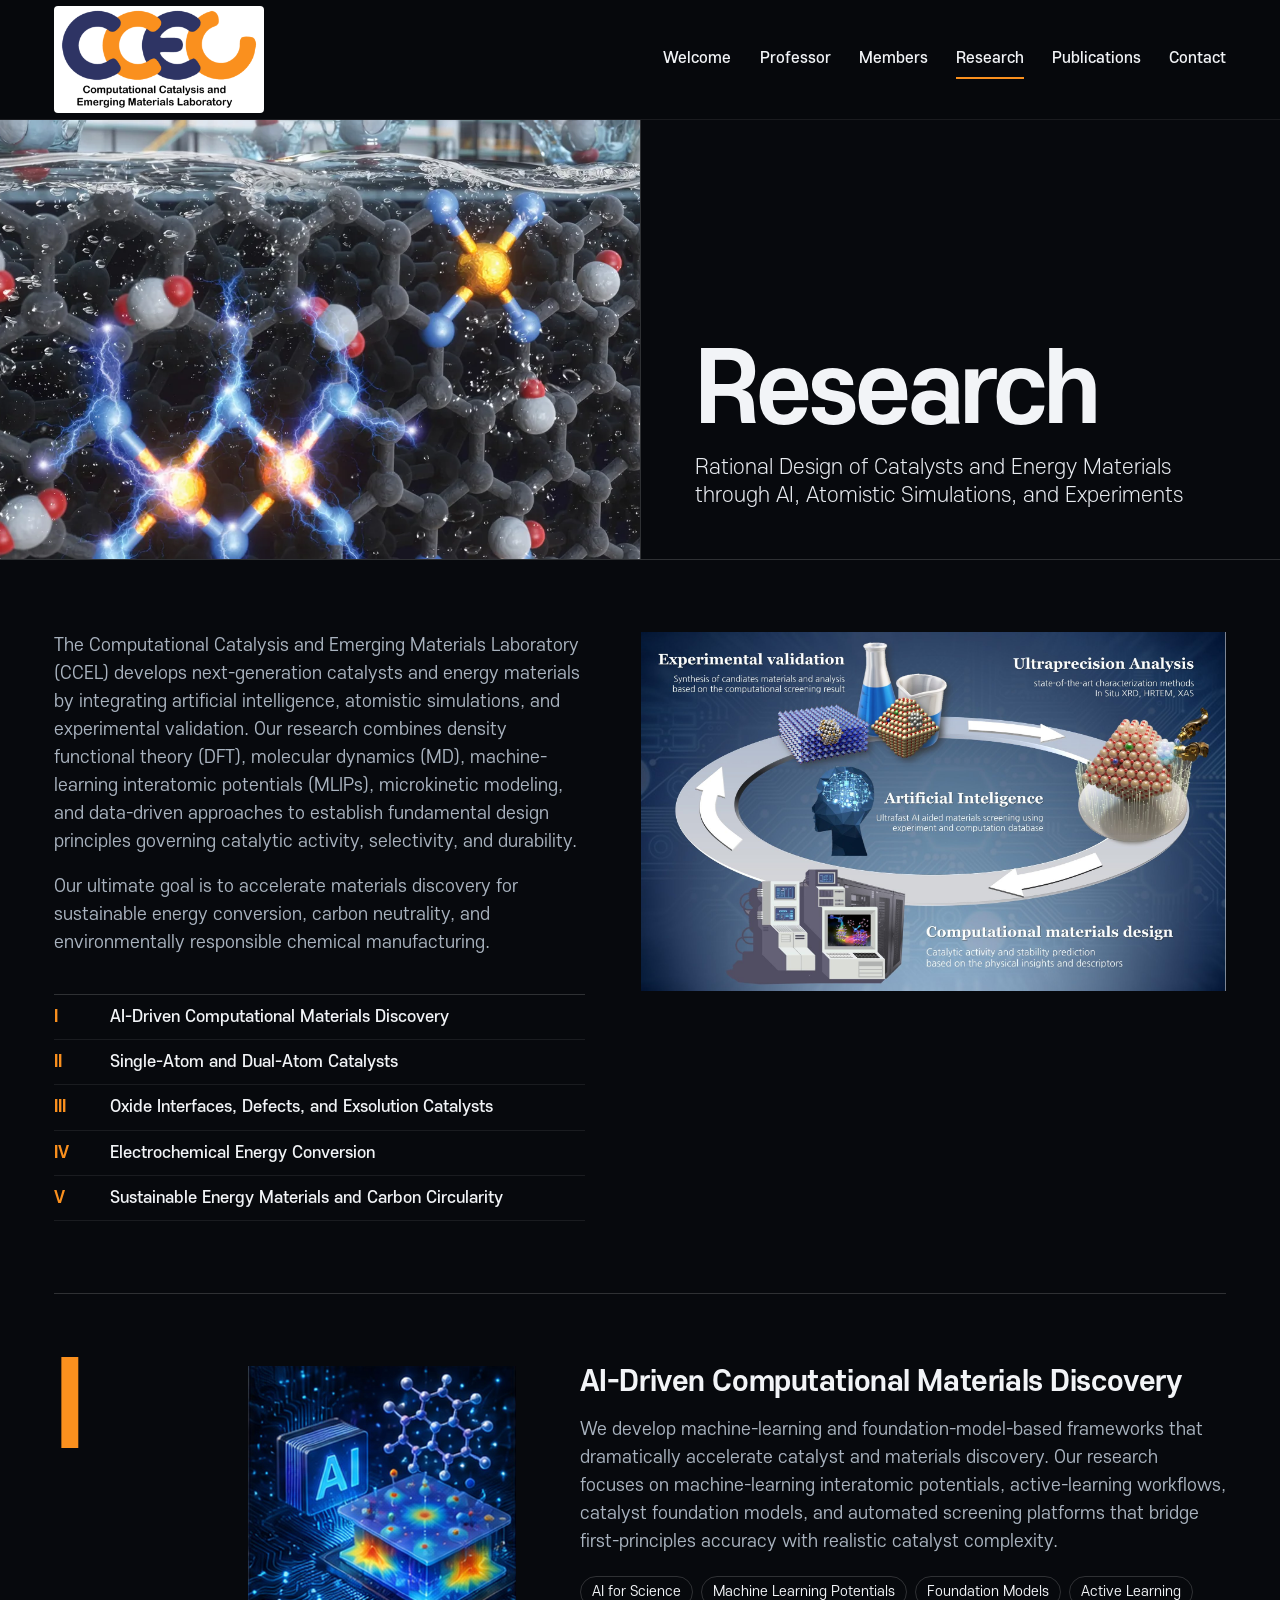
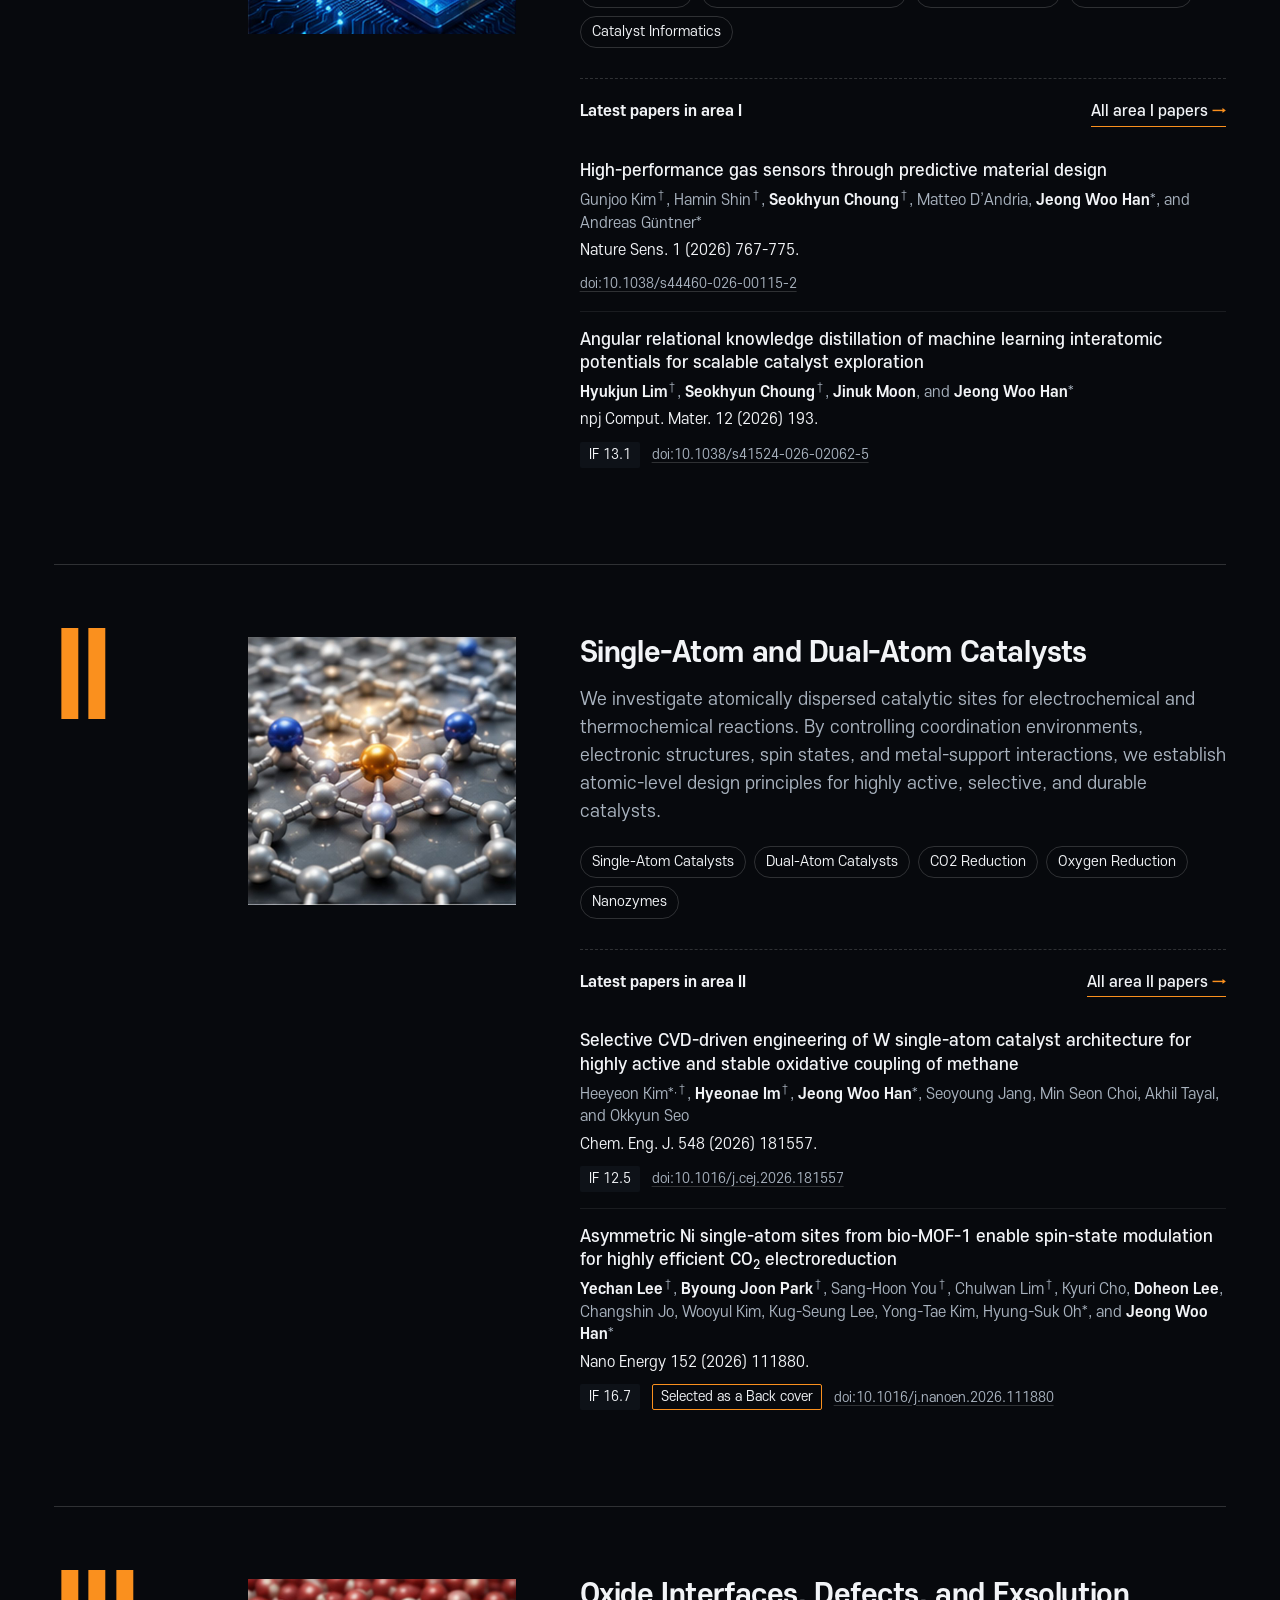
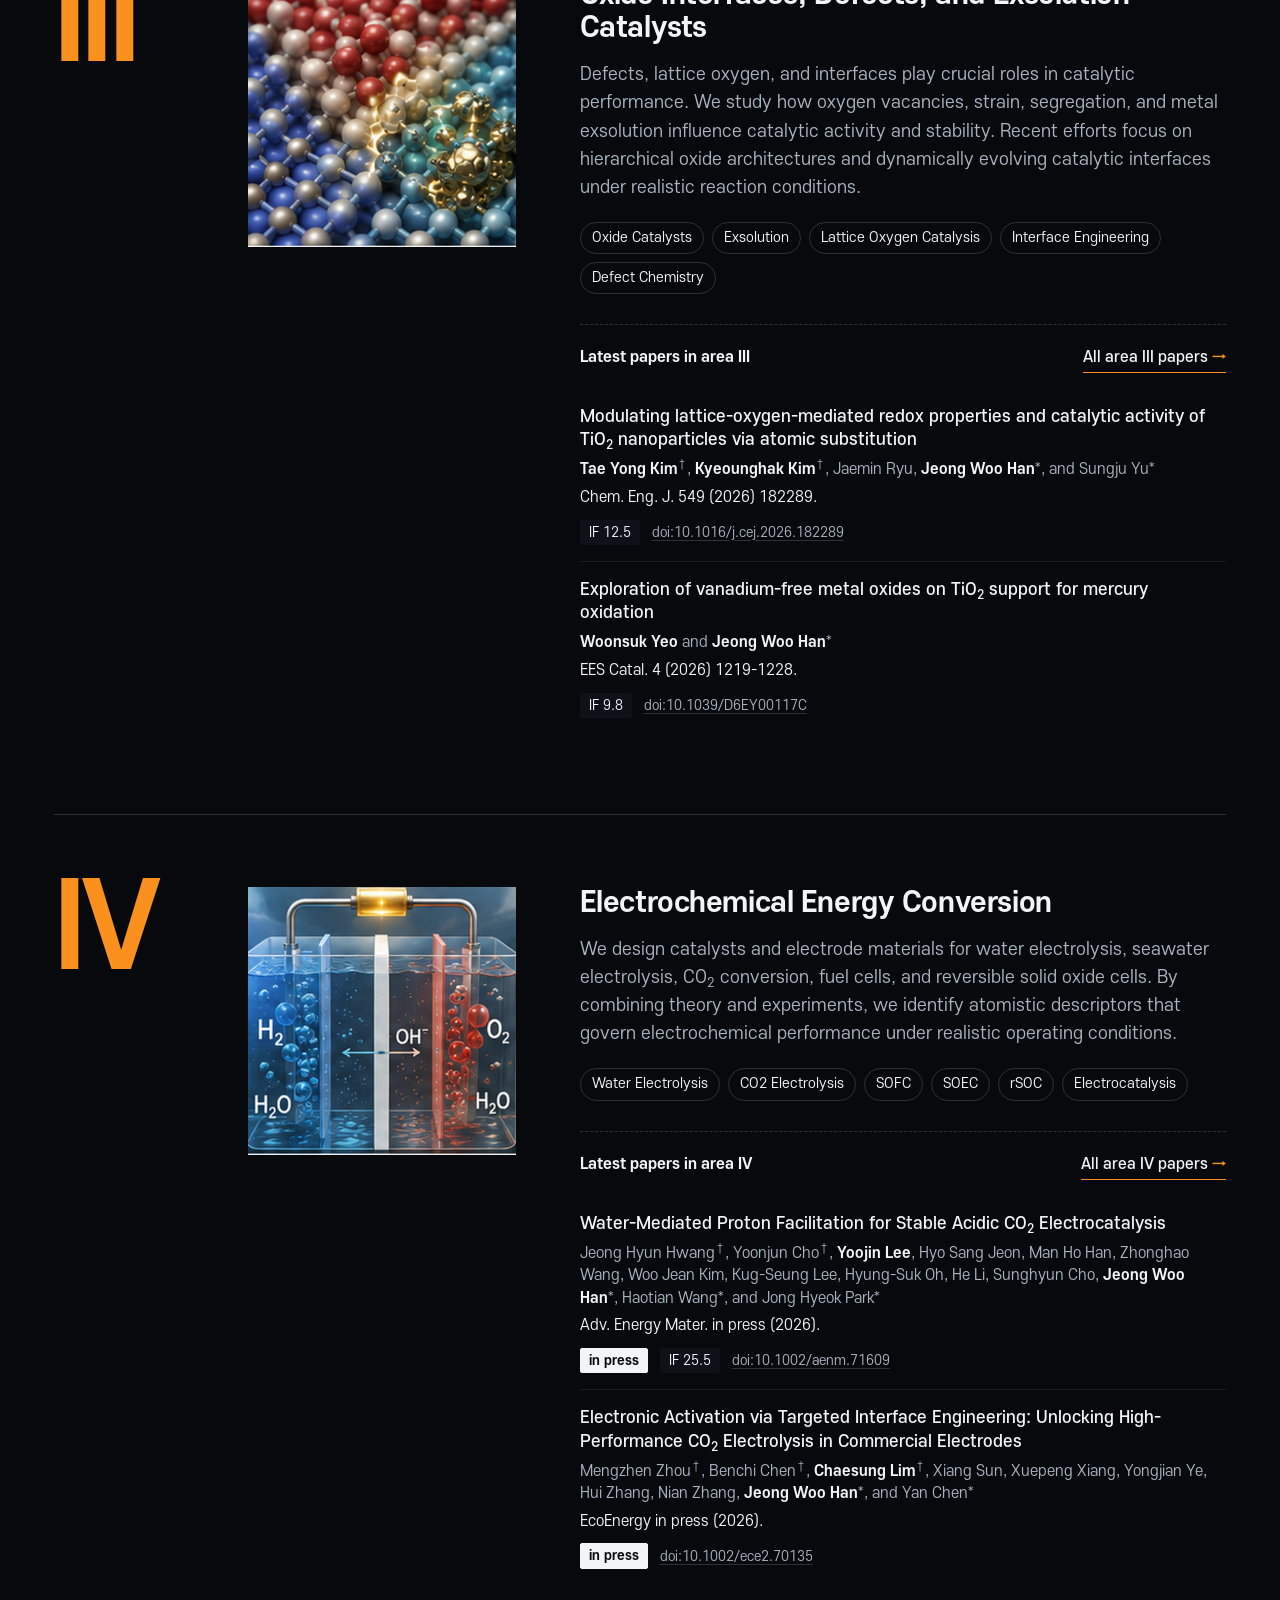
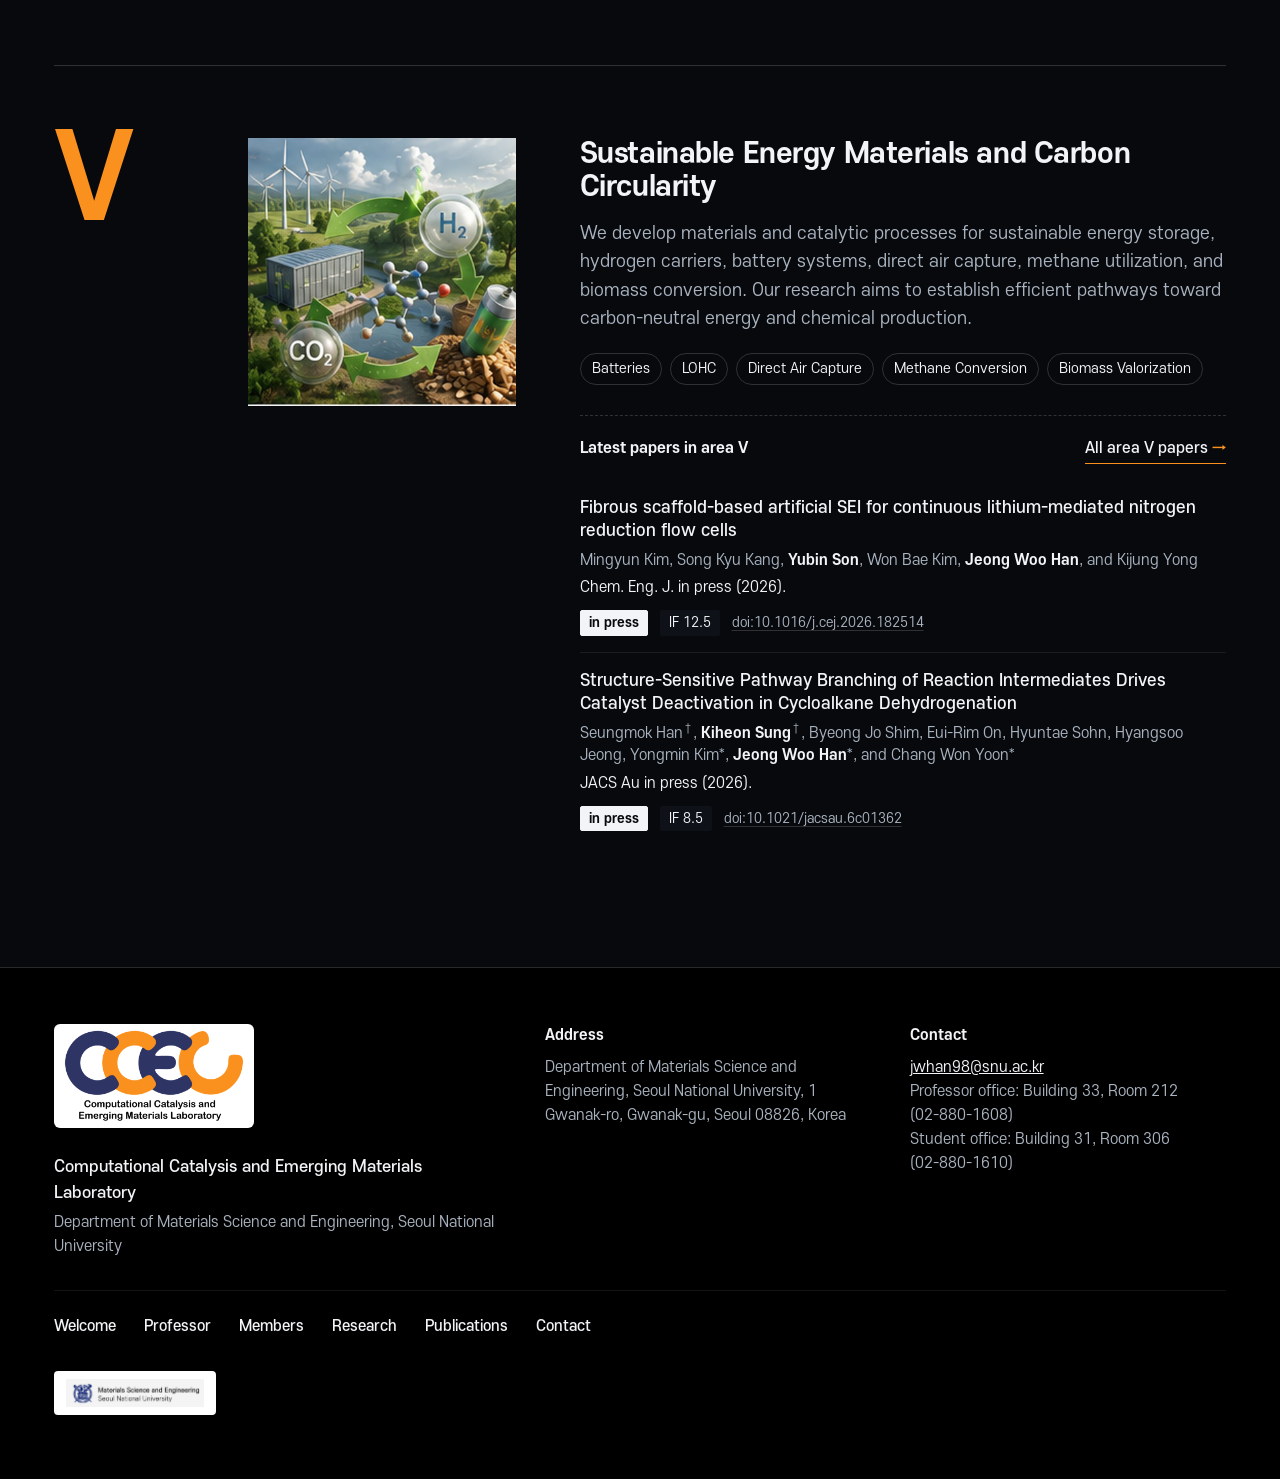
<file: research.html>
<!doctype html>
<html lang="en">
<head>
<meta name="robots" content="noindex, nofollow">
<meta charset="utf-8">
<meta name="viewport" content="width=device-width, initial-scale=1">
<title>Research · CCEL · Seoul National University</title>
<link rel="icon" href="data:,">
<link rel="stylesheet" href="_shared/brand/brand.css">
<link rel="stylesheet" href="site.css">
<script src="_shared/content.js" defer></script>
<script src="common.js" defer></script>
<script src="research.js" defer></script>
</head>
<body class="sub">
<a class="skip" href="#main">Skip to content</a>

<header class="hdr">
  <a class="brand" href="index.html" aria-label="CCEL home">
    <span class="ccel-logo-plate"><img class="ccel-logo" src="_shared/img/logo2.png" alt="CCEL logo" width="200" height="102"></span>
  </a>
  <button class="menu-btn" type="button" aria-expanded="false" aria-controls="nav"><span class="menu-bars" aria-hidden="true"></span>Menu</button>
  <nav id="nav" class="nav" aria-label="Main">
    <a href="index.html">Welcome</a>
    <a href="professor.html">Professor</a>
    <a href="members.html">Members</a>
    <a href="research.html" aria-current="page">Research</a>
    <a href="publications.html">Publications</a>
    <a href="contact.html">Contact</a>
  </nav>
</header>

<main id="main">
  <section class="mast" aria-labelledby="h-research">
    <div class="mast-media"><img src="_shared/scroll/hero_poster.webp" alt=""></div>
    <div class="mast-text">
      <h1 id="h-research">Research</h1>
      <p class="lede r-headline" id="r-headline"></p>
    </div>
  </section>

  <div class="r-page">
    <div class="r-in">
      <section class="r-intro" aria-label="Research approach">
        <div>
          <div class="prose" id="intro"></div>
          <nav class="r-index" id="area-nav" aria-label="Research areas"></nav>
        </div>
        <figure class="plate" id="loop"></figure>
      </section>
      <div class="r-areas" id="areas"></div>
    </div>
  </div>
</main>

<footer class="ft" id="footer"></footer>
<noscript><p class="nojs">This page renders its content from the lab's data file and needs JavaScript.</p></noscript>
</body>
</html>
</file>
<file: _shared/brand/brand.css>
/* CCEL brand layer: shared by every candidate and the final site.
   Font = S-CoreDream (에스코어 드림), the typeface the current ccel.snu.ac.kr already uses (class ks4 etc.).
   Self-hosted so the IIS site has no CDN dependency. Logo = ../img/logo2.png (data: CCEL.lab.logo), used as-is. */
@font-face { font-family: 'S-CoreDream'; font-weight: 300; font-style: normal; font-display: swap;
  src: url('fonts/S-CoreDream-3Light.woff') format('woff'); }
@font-face { font-family: 'S-CoreDream'; font-weight: 400; font-style: normal; font-display: swap;
  src: url('fonts/S-CoreDream-4Regular.woff') format('woff'); }
@font-face { font-family: 'S-CoreDream'; font-weight: 500; font-style: normal; font-display: swap;
  src: url('fonts/S-CoreDream-5Medium.woff') format('woff'); }
@font-face { font-family: 'S-CoreDream'; font-weight: 700; font-style: normal; font-display: swap;
  src: url('fonts/S-CoreDream-6Bold.woff') format('woff'); }
:root { --ccel-font: 'S-CoreDream', 'Noto Sans KR', 'Apple SD Gothic Neo', 'Malgun Gothic', sans-serif; }

/* Official logo, unaltered. Put it on .ccel-logo-plate when the header background is dark. */
.ccel-logo { display: block; height: auto; width: 200px; max-width: 100%; }
.ccel-logo-plate { display: inline-block; background: #fff; border-radius: 6px; padding: 6px 10px; line-height: 0; }
@media (max-width: 768px) { .ccel-logo { width: 160px; } }
</file>
<file: site.css>
/* S7 Bold split screen. One family (S-CoreDream via brand.css), near-black ground, one accent:
   the orange of the official logo. Long lists sit on a white reading sheet. */
:root {
  --bg: #07090d;
  --bg2: #0e1218;
  --line: rgba(255, 255, 255, .16);
  --line2: rgba(255, 255, 255, .08);
  --text: #f2f4f7;
  --muted: #a9b3bf;
  --dim: #8a95a3;
  --accent: #fa901e;          /* logo orange */
  --paper: #ffffff;
  --ink: #12151b;
  --ink2: #4a5361;
  --ink-accent: #a14b05;      /* orange darkened for text on white (5.6:1) */
  --rule: #e3e5e9;
  --hdr: 120px;
  --hdr-c: 92px;
  --pad: clamp(20px, 4.2vw, 64px);
}

* { box-sizing: border-box; }
html { -webkit-text-size-adjust: 100%; }
body {
  margin: 0; background: var(--bg); color: var(--text);
  font-family: var(--ccel-font); font-size: 17px; line-height: 1.65; font-weight: 400;
  -webkit-font-smoothing: antialiased; text-rendering: optimizeLegibility;
}
button, input, select, textarea { font: inherit; color: inherit; }
img { max-width: 100%; }
a { color: inherit; }
sub, sup { font-size: .72em; line-height: 0; }
p { margin: 0; }
h1, h2, h3, h4 { margin: 0; font-weight: 700; }
:focus-visible { outline: 2px solid var(--accent); outline-offset: 3px; }
.sr { position: absolute !important; width: 1px; height: 1px; overflow: hidden; clip: rect(0 0 0 0); white-space: nowrap; }
.skip { position: absolute; left: 12px; top: -60px; z-index: 100; background: var(--accent); color: #000; padding: 10px 14px; text-decoration: none; font-weight: 700; }
.skip:focus { top: 12px; }
[id] { scroll-margin-top: calc(var(--hdr-c) + 24px); }

/* ---------------- header ---------------- */
.hdr {
  position: fixed; inset: 0 0 auto 0; z-index: 50; height: var(--hdr);
  display: flex; align-items: center; justify-content: space-between; gap: 24px;
  padding: 0 var(--pad); background: #06080c; border-bottom: 1px solid var(--line2);
  transition: height .25s ease;
}
.hdr.is-compact { height: var(--hdr-c); }
.brand { display: block; line-height: 0; }
.hdr .ccel-logo-plate { padding: 4px 7px; border-radius: 4px; }
.hdr .ccel-logo { width: 196px; transition: width .25s ease; }
.hdr.is-compact .ccel-logo { width: 150px; }
.nav { display: flex; gap: clamp(16px, 2.2vw, 34px); }
.nav a { text-decoration: none; font-size: 15px; font-weight: 500; color: var(--text); padding: 6px 0; border-bottom: 2px solid transparent; }
.nav a:hover, .nav a[aria-current="page"] { border-bottom-color: var(--accent); }
.menu-btn { display: none; }

/* ---------------- stage (video) ---------------- */
.stage { position: fixed; inset: 0; z-index: 0; background: #05070a; overflow: hidden; }
.stage-poster, .stage-canvas { position: absolute; inset: 0; width: 100%; height: 100%; display: block; object-fit: cover; }
.stage-canvas { opacity: 0; transition: opacity .3s ease; }
.stage.is-live .stage-canvas { opacity: 1; }

/* ---------------- opening ---------------- */
main { position: relative; z-index: 1; }
.intro {
  position: relative; min-height: 100vh; min-height: 100svh; display: flex; align-items: flex-end;
  padding: calc(var(--hdr) + 48px) var(--pad) clamp(48px, 8vh, 96px);
  /* the scrim travels with the text, so the type always sits on it */
  background:
    linear-gradient(to top, rgba(5, 7, 10, .96) 0%, rgba(5, 7, 10, .9) 38%, rgba(5, 7, 10, .62) 64%, rgba(5, 7, 10, .12) 86%, rgba(5, 7, 10, 0) 100%),
    linear-gradient(to right, rgba(5, 7, 10, .55) 0%, rgba(5, 7, 10, 0) 70%);
}
.intro-inner { max-width: 1240px; }
.intro-kicker { font-size: 15px; font-weight: 500; color: var(--muted); margin-bottom: 22px; display: flex; align-items: center; gap: 14px; }
.intro-kicker::before { content: ""; width: 40px; height: 2px; background: var(--accent); flex: none; }
.intro-title { font-size: clamp(40px, 6.6vw, 104px); line-height: .98; letter-spacing: -.03em; font-weight: 700; max-width: 13.5em; }
.intro-lead { margin-top: 30px; font-size: clamp(19px, 1.95vw, 28px); line-height: 1.38; font-weight: 300; color: #e9ecf1; max-width: 34em; }

/* ---------------- split ---------------- */
.split { display: grid; grid-template-columns: 1fr 1fr; }
.col { background: var(--bg); border-left: 1px solid var(--line); padding: 0 var(--pad); min-width: 0; }
.panel {
  position: fixed; z-index: 2; left: 0; top: var(--hdr-c); bottom: 0; width: 50%;
  pointer-events: none; opacity: 0; visibility: hidden; transition: opacity .3s ease, visibility .3s;
}
.panel.is-on { opacity: 1; visibility: visible; }
.panel-nav { pointer-events: auto; position: absolute; left: var(--pad); top: 28px; display: flex; flex-direction: column; align-items: flex-start; gap: 6px; }
.panel-nav a {
  display: inline-flex; gap: 10px; align-items: baseline; text-decoration: none; font-size: 13.5px; font-weight: 500;
  color: var(--muted); background: #06080c; padding: 5px 11px 4px; border-radius: 2px;
}
.panel-nav a span { color: var(--dim); font-size: 12px; }
.panel-nav a:hover { color: var(--text); }
.panel-nav a.is-active { background: var(--accent); color: #111; }
.panel-nav a.is-active span { color: #111; }
.panel-cap {
  position: absolute; left: 0; bottom: 0; background: #06080c; padding: 26px var(--pad) 30px;
  min-width: 340px; max-width: 78%; display: flex; flex-direction: column;
}
.cap-num { font-size: clamp(110px, 11.5vw, 176px); line-height: .8; font-weight: 700; letter-spacing: -.05em; color: var(--accent); }
.cap-name { margin-top: 18px; font-size: 26px; font-weight: 500; line-height: 1.2; }
.cap-sub { margin-top: 8px; font-size: 15px; color: var(--muted); line-height: 1.45; max-width: 34ch; }
.cap-sub:empty { display: none; }
@media (min-width: 960px) and (max-height: 760px) {
  .cap-num { font-size: 104px; }
  .cap-name { margin-top: 12px; font-size: 22px; }
  .panel-cap { padding: 18px var(--pad) 22px; }
  .panel-nav { top: 18px; gap: 4px; }
  .panel-nav a { padding: 3px 10px 2px; }
}
.edge { position: fixed; z-index: 2; left: 50%; top: var(--hdr-c); bottom: 0; width: 2px; margin-left: -1px; opacity: 0; transition: opacity .3s; }
.edge i { display: block; height: 100%; background: var(--accent); transform-origin: top; transform: scaleY(0); }
.is-split .edge { opacity: 1; }

/* ---------------- sections in the reading column ---------------- */
.sec { padding: 72px 0 64px; border-top: 1px solid var(--line2); }
.sec:first-child { border-top: 0; }
.sec-head { margin-bottom: 28px; }
.sec-num { display: block; font-size: 15px; font-weight: 700; color: var(--accent); margin-bottom: 14px; }
.sec-num::after { content: " /"; color: var(--dim); font-weight: 400; }
.sec h2 { font-size: clamp(40px, 4.3vw, 64px); line-height: 1; letter-spacing: -.03em; }
.lede { color: var(--muted); margin: -12px 0 40px; max-width: 40em; }
.prose p { color: var(--muted); max-width: 40em; }
.prose p + p { margin-top: 1em; }
.plate { margin: 48px 0 0; background: #0b1730; line-height: 0; }
.plate img { width: 100%; height: auto; display: block; }
.plate:empty { aspect-ratio: 16 / 10; }   /* placeholder until the figure is near the viewport */
.eyebrow { font-size: 14px; font-weight: 500; color: var(--accent); margin-bottom: 10px; }
.h-small { font-size: 22px; font-weight: 500; }
.h-mini { font-size: 15px; font-weight: 700; color: var(--text); }
.row-head { display: flex; align-items: baseline; justify-content: space-between; gap: 16px; margin-bottom: 16px; flex-wrap: wrap; }
.more { color: var(--text); font-size: 15px; font-weight: 500; text-decoration: none; border-bottom: 1px solid var(--accent); padding-bottom: 2px; }
.more::after { content: " \2192"; color: var(--accent); }
.more:hover { color: var(--accent); }
.more-row { margin-top: 32px; }

details summary { cursor: pointer; }

/* selected publications on the landing page: compact, as on the current Welcome page */
.pins { list-style: none; padding: 0; margin: 0; border-top: 1px solid var(--line); }
.pin { display: grid; grid-template-columns: 56px minmax(0, 1fr); gap: 16px; padding: 16px 0 18px; border-bottom: 1px solid var(--line2); }
.pin-area { color: var(--accent); font-size: 26px; font-weight: 700; line-height: 1.1; letter-spacing: -.02em; text-decoration: none; align-self: start; }
.pin-area:hover { text-decoration: underline; text-underline-offset: 4px; }
.pin .cite-title { font-size: 18px; line-height: 1.42; }
.pin .cite-venue { margin-top: 6px; color: var(--muted); display: flex; flex-wrap: wrap; gap: 2px 14px; align-items: baseline; }
.pin .cite-venue > span { min-width: 0; max-width: 100%; }
.pin .doi { font-size: 14px; word-break: normal; overflow-wrap: anywhere; }

/* research areas (research.html) */
.area { padding: 48px 0 56px; border-top: 1px solid var(--line); }
.area:first-child { border-top: 0; padding-top: 0; }
.area-top { display: flex; justify-content: space-between; align-items: flex-end; gap: 24px; margin-bottom: 26px; }
.area-num { font-size: clamp(88px, 9vw, 150px); line-height: .78; font-weight: 700; letter-spacing: -.04em; color: var(--accent); }
.area-fig { margin: 0; width: min(48%, 260px); flex: none; line-height: 0; }
.area-fig img { width: 100%; height: auto; aspect-ratio: 1; object-fit: cover; display: block; }
.area-fig:empty { aspect-ratio: 1; background: var(--bg2); }
.area-title { font-size: clamp(24px, 2.2vw, 32px); line-height: 1.18; font-weight: 700; letter-spacing: -.015em; max-width: 22em; }
.area-sum { margin-top: 16px; color: var(--muted); max-width: 40em; }
.kw { list-style: none; padding: 0; margin: 20px 0 0; display: flex; flex-wrap: wrap; gap: 8px; }
.kw li { font-size: 13.5px; border: 1px solid var(--line); padding: 4px 11px; border-radius: 999px; color: var(--text); }
.area-pubs { margin-top: 30px; padding-top: 20px; border-top: 1px dashed var(--line); }
.area-pubs .cite { padding: 16px 0; }
.area-pubs .cite-title { font-size: 16.5px; }

/* research page layout (moved from the landing in v5): dark like the landing, areas as two-column spreads */
.r-page { position: relative; z-index: 1; background: var(--bg); }
.r-in { max-width: 1320px; margin: 0 auto; padding: 72px var(--pad) 40px; }
.mast-text .r-headline { color: #e9ecf1; font-size: clamp(19px, 1.6vw, 24px); line-height: 1.4; font-weight: 300; max-width: 30em; }
.r-intro { display: grid; grid-template-columns: minmax(0, 1fr) minmax(0, 1.1fr); gap: 56px; align-items: start; padding-bottom: 72px; }
.r-intro .plate { margin: 0; }
.r-index { margin-top: 36px; border-top: 1px solid var(--line); }
.r-index a { display: grid; grid-template-columns: 48px 1fr; gap: 8px; padding: 11px 0; border-bottom: 1px solid var(--line2); text-decoration: none; font-size: 16px; font-weight: 500; line-height: 1.4; }
.r-index a span { color: var(--accent); font-weight: 700; }
.r-index a:hover { color: var(--accent); }
.r-areas .area, .r-areas .area:first-child { display: grid; grid-template-columns: minmax(0, 5fr) minmax(0, 7fr); column-gap: 64px; padding: 72px 0 80px; border-top: 1px solid var(--line); }
.r-areas .area-top { margin-bottom: 0; align-items: flex-start; }
.r-areas .area-fig { width: min(58%, 300px); }
.r-areas .area-title { max-width: none; }

/* citations */
.cite { display: grid; grid-template-columns: 1fr; gap: 20px; padding: 26px 0; border-bottom: 1px solid var(--line2); }
.cite.has-side { grid-template-columns: 96px 1fr; }
.cite:last-child { border-bottom: 0; }
.cite-cover { display: block; line-height: 0; align-self: start; }
.cite-cover img { width: 96px; height: auto; display: block; box-shadow: 0 0 0 1px var(--line); }
.cite-mark { width: 96px; height: 96px; display: grid; place-items: center; background: var(--bg2); border: 1px solid var(--line); color: var(--accent); font-size: 36px; font-weight: 700; letter-spacing: -.03em; }
.cite-body { min-width: 0; }
.cite-area { font-size: 13.5px; color: var(--muted); margin-bottom: 8px; display: flex; gap: 10px; align-items: baseline; }
.cite-area span { color: var(--accent); font-weight: 700; }
.cite-title { font-size: 19px; line-height: 1.4; font-weight: 500; }
.cite-title a { text-decoration: none; }
.cite-title a:hover { text-decoration: underline; text-decoration-color: var(--accent); text-underline-offset: 3px; }
.cite-auth { margin-top: 8px; font-size: 14.5px; line-height: 1.55; color: var(--muted); }
.cite-auth b { color: var(--text); font-weight: 700; }
.cite-venue { margin-top: 4px; font-size: 14.5px; color: var(--text); }
.cite-meta { margin-top: 10px; display: flex; flex-wrap: wrap; gap: 8px 12px; align-items: center; font-size: 13px; }
.tag { display: inline-block; padding: 2px 8px; border: 1px solid var(--line); border-radius: 2px; line-height: 1.5; }
.tag-if { border-color: transparent; background: var(--bg2); }
.tag-hl { border-color: var(--accent); color: var(--text); }
.tag-status { background: var(--text); color: var(--bg); border-color: var(--text); font-weight: 700; }
.prov { text-decoration: none; font-size: .9em; color: var(--accent); }
.doi { color: var(--muted); text-decoration: underline; text-decoration-color: var(--line); text-underline-offset: 3px; word-break: break-all; }
.doi:hover { color: var(--text); }

/* covers marquee */
.covers-block { margin-top: 56px; }
.marquee { overflow: hidden; margin: 0 calc(var(--pad) * -1); padding: 4px var(--pad); mask-image: linear-gradient(to right, transparent, #000 6%, #000 94%, transparent); -webkit-mask-image: linear-gradient(to right, transparent, #000 6%, #000 94%, transparent); }
.mq-track { display: flex; width: max-content; animation: mq 70s linear infinite; }
.marquee:hover .mq-track, .marquee:focus-within .mq-track { animation-play-state: paused; }
.mq-set { display: flex; gap: 16px; padding-right: 16px; }
.mq-item { display: flex; flex-direction: column; gap: 8px; text-decoration: none; width: 150px; flex: none; }
.mq-item img { width: 150px; height: 198px; object-fit: contain; object-position: left bottom; display: block; background: var(--bg2); }
.mq-item span { font-size: 12.5px; color: var(--muted); line-height: 1.35; }
@keyframes mq { to { transform: translateX(-50%); } }

/* link icons (members.html) */
.icons { display: inline-flex; gap: 6px; align-items: center; vertical-align: middle; }
.ico { display: inline-grid; place-items: center; width: 26px; height: 26px; color: var(--muted); border-radius: 3px; }
.ico:hover { color: var(--bg); background: var(--accent); }
.icons-lg { margin-top: 12px; gap: 8px; }
.icons-lg .ico { width: 34px; height: 34px; border: 1px solid var(--line); }

/* news / join / contact */
.news { list-style: none; padding: 0; margin: 0; counter-reset: n; }
.news li { counter-increment: n; display: grid; grid-template-columns: 56px 1fr; gap: 12px; padding: 16px 0; border-top: 1px solid var(--line2); }
.news li::before { content: counter(n, decimal-leading-zero); color: var(--accent); font-weight: 700; font-size: 15px; padding-top: 4px; }
.news li p { font-size: clamp(17px, 1.4vw, 20px); line-height: 1.45; font-weight: 300; }
.news time { display: none; }
.ko-notice { font-size: 17px; line-height: 1.85; max-width: 40em; color: var(--text); }
.join-mail { margin-top: 24px; }
.mail-line { display: inline-block; text-decoration: none; font-weight: 500; border: 1px solid var(--accent); padding: 12px 18px; }
.mail-line:hover { background: var(--accent); color: #111; }
.contact { margin: 0; display: grid; gap: 0; border-top: 1px solid var(--line); }
.contact > div { display: grid; grid-template-columns: 160px 1fr; gap: 16px; padding: 12px 0; border-bottom: 1px solid var(--line); }
.contact dt { color: var(--muted); font-size: 14.5px; }
.contact dd { margin: 0; }

/* ---------------- footer ---------------- */
.ft {
  position: relative; z-index: 3; background: #000; border-top: 1px solid var(--line);
  padding: 56px var(--pad) 64px; display: grid; grid-template-columns: 1.4fr 1fr 1fr; gap: 32px 48px; font-size: 14.5px; color: var(--muted);
}
.ft-brand .ccel-logo { width: 180px; }
.ft-name { margin-top: 18px; color: var(--text); font-weight: 500; font-size: 16px; }
.ft-aff { margin-top: 4px; }
.ft-h { color: var(--text); font-weight: 700; margin-bottom: 8px; }
.ft a { color: var(--text); }
.ft-nav { grid-column: 1 / -1; display: flex; flex-wrap: wrap; gap: 8px 28px; padding-top: 24px; border-top: 1px solid var(--line2); }
.ft-nav a { text-decoration: none; font-weight: 500; }
.ft-mse { grid-column: 1 / -1; justify-self: start; background: #fff; padding: 8px 12px; border-radius: 4px; line-height: 0; }
.ft-mse img { height: 28px; width: auto; }
.nojs { position: relative; z-index: 5; background: #000; padding: 20px var(--pad); }

/* ---------------- sub pages: masthead + white reading sheet ---------------- */
.sub main { padding-top: var(--hdr); }
.mast { display: grid; grid-template-columns: minmax(0, 1fr) minmax(0, 1fr); min-height: 440px; border-bottom: 1px solid var(--line); }
.mast-media { position: relative; overflow: hidden; background: #05070a; line-height: 0; }
.mast-media img { width: 100%; height: 100%; object-fit: cover; display: block; }
.mast-media.is-photo { display: flex; align-items: center; background: #000; }
.mast-media.is-photo img { height: auto; object-fit: contain; }
.mast-text { min-width: 0; padding: 56px var(--pad) 48px; display: flex; flex-direction: column; justify-content: flex-end; border-left: 1px solid var(--line); }
.mast-text h1 { font-size: clamp(56px, 7.4vw, 112px); line-height: .92; letter-spacing: -.04em; }
.mast-text .lede { margin: 18px 0 0; }
.mast .covers-block { margin-top: 36px; }
.mast .h-small { font-size: 17px; }
.mast .mq-item { width: 112px; }
.mast .mq-item img { width: 112px; height: 148px; }
.sheet { background: var(--paper); color: var(--ink); position: relative; z-index: 1; }
.sheet-in { max-width: 1320px; margin: 0 auto; padding: 56px var(--pad) 96px; }
.sheet a { color: var(--ink); }
.sheet .more { color: var(--ink); }
.sheet .more::after { color: var(--ink-accent); }
.sheet .eyebrow { color: var(--ink-accent); }
.sheet .cite { border-bottom-color: var(--rule); }
.sheet .cite-auth, .sheet .cite-area { color: var(--ink2); }
.sheet .cite-auth b, .sheet .cite-venue { color: var(--ink); }
.sheet .cite-area span { color: var(--ink-accent); }
.sheet .cite-mark { background: #f3f4f6; border-color: var(--rule); color: var(--ink-accent); }
.sheet .cite-cover img { box-shadow: 0 0 0 1px var(--rule); }
.sheet .tag { border-color: var(--rule); }
.sheet .tag-if { background: #f1f2f4; border-color: transparent; }
.sheet .tag-hl { border-color: var(--accent); color: var(--ink); background: #fff6ec; }
.sheet .tag-status { background: var(--ink); color: #fff; border-color: var(--ink); }
.sheet .prov { color: var(--ink-accent); }
.sheet .doi { color: var(--ink2); text-decoration-color: #c4c8cf; }
.sheet .doi:hover { color: var(--ink); }
.sheet .ico { color: var(--ink2); }
.sheet .ico:hover { color: #fff; background: var(--ink); }
.sheet .icons-lg .ico { border-color: var(--rule); }
.sheet :focus-visible { outline-color: var(--ink); }

/* tabs + toolbar (publications) */
.tabs { display: flex; gap: 0; border-bottom: 2px solid var(--ink); margin-bottom: 28px; flex-wrap: wrap; }
.tab { appearance: none; background: none; border: 0; padding: 12px 22px 12px 0; margin-right: 18px; font-size: 18px; font-weight: 500; color: var(--ink2); cursor: pointer; text-decoration: none; border-bottom: 4px solid transparent; margin-bottom: -2px; }
.tab[aria-selected="true"] { color: var(--ink); border-bottom-color: var(--accent); font-weight: 700; }
.tab .n { font-size: 13px; color: var(--ink2); margin-left: 6px; font-weight: 400; }
.tool { display: grid; grid-template-columns: minmax(220px, 2.2fr) repeat(3, minmax(120px, 1fr)) auto; gap: 12px; align-items: end; padding: 16px 0 18px; background: var(--paper); border-bottom: 1px solid var(--rule); }
.tool label { display: flex; flex-direction: column; gap: 6px; font-size: 13px; color: var(--ink2); font-weight: 500; }
.tool input[type=search], .tool select { height: 42px; border: 1px solid #b9bfc8; border-radius: 2px; background: #fff; padding: 0 12px; color: var(--ink); font-size: 15px; width: 100%; }
.tool .chk { flex-direction: row; align-items: center; gap: 8px; height: 42px; font-size: 14.5px; color: var(--ink); white-space: nowrap; }
.tool .chk input { width: 18px; height: 18px; accent-color: var(--ink); }
.count-line { font-size: 14px; color: var(--ink2); margin: 14px 0 0; }
.pubwrap { display: grid; grid-template-columns: 170px 1fr; gap: 48px; margin-top: 28px; }
.years { position: sticky; top: calc(var(--hdr-c) + 20px); align-self: start; max-height: calc(100vh - var(--hdr-c) - 40px); overflow: auto; }
.years a { display: flex; justify-content: space-between; text-decoration: none; padding: 3px 0; font-size: 14.5px; color: var(--ink2); border-bottom: 1px solid transparent; }
.years a:hover { color: var(--ink); border-bottom-color: var(--rule); }
.years a .n { color: #6b7380; font-size: 13px; }
.years a[hidden] { display: none; }
.yr { margin-bottom: 40px; }
.yr-head { display: flex; align-items: baseline; gap: 16px; border-bottom: 2px solid var(--ink); padding-bottom: 8px; position: sticky; top: var(--hdr-c); background: var(--paper); z-index: 2; padding-top: 10px; }
.yr-head h2 { font-size: clamp(36px, 4vw, 56px); line-height: 1; letter-spacing: -.03em; }
.yr-head span { font-size: 14px; color: var(--ink2); }
.sub-head { margin: 26px 0 0; font-size: 14px; font-weight: 700; color: var(--ink2); border-bottom: 1px solid var(--rule); padding-bottom: 8px; }
.ents { list-style: none; margin: 0; padding: 0; }
.ent { display: grid; grid-template-columns: 52px 1fr auto; gap: 18px; padding: 20px 0; border-bottom: 1px solid var(--rule); }
.ent-no { font-size: 13px; color: #6b7380; padding-top: 3px; }
.ent .cite-title { font-size: 17.5px; }
.ent .cite-auth { color: var(--ink2); }
.ent .cite-auth b { color: var(--ink); }
.ent .cite-venue { color: var(--ink); }
.ent-cover { line-height: 0; }
.ent-cover img { width: 64px; height: auto; display: block; box-shadow: 0 0 0 1px var(--rule); }
.empty { padding: 40px 0; color: var(--ink2); }
.panel-view[hidden] { display: none; }
.cover-grid { display: grid; grid-template-columns: repeat(auto-fill, minmax(170px, 1fr)); gap: 32px 24px; }
.cover-grid figure { margin: 0; }
.cover-grid a { text-decoration: none; display: block; }
.cover-grid img { width: 100%; height: auto; display: block; box-shadow: 0 0 0 1px var(--rule); background: #f3f4f6; }
.cover-grid figcaption { margin-top: 10px; font-size: 13.5px; line-height: 1.45; color: var(--ink2); }
.cover-grid figcaption b { color: var(--ink); display: block; font-weight: 500; }
.view-h { font-size: 28px; letter-spacing: -.02em; margin: 8px 0 6px; }
.view-h.gap { margin-top: 56px; }
.view-note { color: var(--ink2); font-size: 15px; margin-bottom: 18px; max-width: 52em; }

/* members (v6): view switch, group jumps, approach filter, one person per row */
.mem-bar { display: flex; flex-wrap: wrap; align-items: center; gap: 14px 32px; padding-bottom: 18px; border-bottom: 2px solid var(--ink); }
.views { display: inline-flex; border: 2px solid var(--ink); flex: none; }
.view-btn { display: inline-flex; align-items: center; gap: 8px; min-height: 48px; padding: 8px 20px; text-decoration: none; font-size: 17px; font-weight: 700; color: var(--ink); background: #fff; }
.view-btn + .view-btn { border-left: 2px solid var(--ink); }
.view-btn .n { font-size: 13px; font-weight: 400; color: var(--ink2); }
.view-btn:hover { background: #fff6ec; }
.sheet .view-btn[aria-current="true"] { background: var(--ink); color: #fff; box-shadow: inset 0 -4px 0 var(--accent); }
.view-btn[aria-current="true"] .n { color: #d5d9df; }
.subnav { display: flex; flex-wrap: wrap; gap: 8px 22px; }
.subnav[hidden], .view[hidden] { display: none; }
.subnav a { text-decoration: none; font-weight: 500; font-size: 15px; }
.subnav a:hover { text-decoration: underline; text-decoration-color: var(--accent); text-underline-offset: 4px; }
.filter { display: flex; gap: 8px; align-items: center; flex-wrap: wrap; margin: 18px 0 0; font-size: 14px; color: var(--ink2); }
.filter button { display: inline-flex; align-items: center; gap: 8px; border: 1px solid #b9bfc8; background: #fff; padding: 6px 14px; border-radius: 999px; cursor: pointer; color: var(--ink); font-size: 14px; }
.filter button .ty-ico { width: 18px; height: 18px; }
.filter button[aria-pressed="true"] { background: var(--ink); color: #fff; border-color: var(--ink); }
.ty-ico { flex: none; width: 26px; height: 26px; color: var(--ink); }
.view-head { padding-top: 56px; }
.view-head h2 { font-size: clamp(44px, 5vw, 80px); line-height: .95; letter-spacing: -.04em; }
.view-head p { margin-top: 14px; color: var(--ink2); max-width: 40em; }
.view-next { margin-top: 48px; }
.more.back::after { content: none; }
.more.back::before { content: "\2190  "; color: var(--ink-accent); }
.grp { padding-top: 56px; }
.grp[hidden] { display: none; }
.grp-head { display: flex; align-items: baseline; gap: 16px; border-bottom: 2px solid var(--ink); padding-bottom: 10px; margin-bottom: 8px; }
.grp-head h2 { font-size: clamp(32px, 3.4vw, 48px); line-height: 1.02; letter-spacing: -.03em; }
.grp-head h3 { font-size: clamp(26px, 2.6vw, 38px); line-height: 1.02; letter-spacing: -.03em; }
.grp-head .n { font-size: 15px; color: var(--ink2); }
.rows { list-style: none; margin: 0; padding: 0; }
.row { display: grid; grid-template-columns: 180px minmax(0, 1fr); gap: 44px; padding: 32px 0; border-bottom: 1px solid var(--rule); }
.row[hidden] { display: none; }
.row:last-child { border-bottom: 0; }
.row-photo, .row-ph { width: 180px; height: auto; aspect-ratio: 4 / 5; object-fit: cover; object-position: 50% 20%; display: block; background: #eceef1; }
.row-ph { display: grid; place-items: center; color: var(--ink2); font-size: 44px; font-weight: 300; }
.row-name { display: flex; align-items: center; gap: 14px; font-size: clamp(24px, 2.2vw, 32px); line-height: 1.15; letter-spacing: -.02em; }
.row-note { margin-top: 6px; font-size: 15px; font-weight: 500; color: var(--ink-accent); }
.row-cols { display: grid; grid-template-columns: minmax(0, 1.3fr) minmax(0, 1fr); gap: 14px 48px; margin-top: 18px; }
.row-deg { list-style: none; margin: 0; padding: 0; font-size: 15px; line-height: 1.55; color: var(--ink2); }
.row-deg li + li { margin-top: 4px; }
.row-deg b { color: var(--ink); font-weight: 700; }
.row-info { margin: 0; font-size: 15px; line-height: 1.5; }
.row-info div { display: grid; grid-template-columns: 120px minmax(0, 1fr); gap: 12px; padding: 6px 0; border-top: 1px solid var(--rule); }
.row-info div:first-child { border-top: 0; padding-top: 0; }
.row-info dt { color: var(--ink2); font-size: 13.5px; font-weight: 500; padding-top: 1px; }
.row-info dd { margin: 0; color: var(--ink); overflow-wrap: anywhere; }
.is-alum .row-info dd { font-weight: 500; }
.row .icons { margin-top: 16px; }

/* professor page (v6) */
.mast-media.is-portrait { display: flex; align-items: flex-end; justify-content: center; padding: 48px var(--pad) 0; background: #05070a; }
.mast-media.is-portrait img { width: auto; height: auto; max-width: 100%; max-height: 440px; object-fit: contain; }
.mast-prof .eyebrow { margin-bottom: 18px; }
.mast-prof h1 { line-height: 1; }
.mast-prof .lede span { display: block; }
.mast-prof .lede .l-strong { color: var(--text); font-weight: 500; }
.prof-page { display: grid; grid-template-columns: minmax(0, 340px) minmax(0, 1fr); gap: 72px; align-items: start; }
.prof-card { padding-top: 64px; }
.prof-dl { margin: 0; border-top: 2px solid var(--ink); }
.prof-dl div { padding: 12px 0; border-bottom: 1px solid var(--rule); }
.prof-dl dt { font-size: 13px; color: var(--ink2); font-weight: 500; }
.prof-dl dd { margin: 2px 0 0; font-size: 16px; overflow-wrap: anywhere; }
.prof-btns { display: flex; flex-direction: column; align-items: stretch; gap: 10px; margin-top: 24px; }
.prof-btn { display: flex; align-items: center; gap: 12px; padding: 12px 16px; border: 2px solid var(--ink); text-decoration: none; font-weight: 700; font-size: 15.5px; }
.sheet .prof-btn:hover { background: var(--ink); color: #fff; }
.cv-sec { padding-top: 56px; }
.cv-list { list-style: none; margin: 0; padding: 0; }
.cv-item { display: grid; grid-template-columns: 150px minmax(0, 1fr); gap: 24px; padding: 18px 0; border-bottom: 1px solid var(--rule); }
.cv-date { font-size: 14.5px; color: var(--ink2); font-weight: 500; font-variant-numeric: tabular-nums; padding-top: 3px; }
.cv-inst { font-size: 19px; font-weight: 700; letter-spacing: -.01em; line-height: 1.35; }
.cv-inst .loc { font-weight: 400; color: var(--ink2); font-size: 16px; letter-spacing: 0; }
.cv-deg { margin-top: 2px; font-size: 16px; color: var(--ink2); }
.cv-deg b { color: var(--ink); }
.cv-thesis { margin-top: 6px; font-size: 15px; color: var(--ink2); }
.cv-adv { margin-top: 2px; font-size: 14.5px; color: var(--ink2); }
.cv-org { padding: 20px 0 14px; border-bottom: 1px solid var(--rule); }
.cv-org h3 { font-size: 19px; font-weight: 700; letter-spacing: -.01em; margin-bottom: 6px; line-height: 1.35; }
.cv-org h3 .loc { font-weight: 400; color: var(--ink2); font-size: 16px; letter-spacing: 0; }
.cv-svc { padding: 14px 0 8px; }
.cv-roles { list-style: none; margin: 0; padding: 0; }
.cv-roles li { display: grid; grid-template-columns: minmax(0, 1fr) 180px; gap: 20px; padding: 5px 0; font-size: 15.5px; line-height: 1.5; color: var(--ink2); }
.cv-roles .role { color: var(--ink); font-weight: 500; }
.cv-roles .when { text-align: right; white-space: nowrap; font-variant-numeric: tabular-nums; }

/* contact page (v6) */
.contact-page { padding-top: 64px; }
.contact-lab { font-size: clamp(30px, 3.4vw, 52px); line-height: 1.05; letter-spacing: -.03em; max-width: 18em; }
.contact-grid { margin: 40px 0 0; display: grid; grid-template-columns: repeat(3, minmax(0, 1fr)); column-gap: 32px; border-top: 2px solid var(--ink); }
.contact-grid div { padding: 22px 0 26px; border-bottom: 1px solid var(--rule); }
.contact-grid .wide { grid-column: span 2; }
.contact-grid dt { font-size: 13.5px; font-weight: 700; color: var(--ink-accent); margin-bottom: 6px; }
.contact-grid dd { margin: 0; font-size: clamp(18px, 1.6vw, 23px); line-height: 1.4; font-weight: 500; }
.contact-mail { margin-top: 36px; }
.sheet .mail-line { border-color: var(--ink); border-width: 2px; }
.sheet .mail-line:hover { background: var(--ink); color: #fff; }
.nw { white-space: nowrap; }

/* ---------------- narrow screens: video band, stacked content ---------------- */
@media (max-width: 959.98px) {
  :root { --hdr: 92px; --hdr-c: 92px; }
  .hdr { padding: 0 16px; }
  .hdr .ccel-logo, .hdr.is-compact .ccel-logo { width: 150px; }
  .menu-btn {
    display: inline-flex; align-items: center; gap: 10px; background: none; border: 1px solid var(--line); color: var(--text);
    padding: 9px 14px; border-radius: 2px; font-size: 15px; font-weight: 500; cursor: pointer;
  }
  .menu-bars, .menu-bars::before, .menu-bars::after { display: block; width: 18px; height: 2px; background: currentColor; position: relative; content: ""; }
  .menu-bars::before { position: absolute; top: -6px; } .menu-bars::after { position: absolute; top: 6px; }
  .nav { display: none; position: absolute; top: 100%; left: 0; right: 0; flex-direction: column; gap: 0; background: #06080c; border-bottom: 1px solid var(--line); padding: 8px 16px 18px; }
  .hdr.is-open .nav { display: flex; }
  .nav a { padding: 13px 0; font-size: 17px; border-bottom: 1px solid var(--line2); }
  .nav a:hover, .nav a[aria-current="page"] { border-bottom-color: var(--line2); color: var(--accent); }

  .stage { position: absolute; bottom: auto; height: 56vh; height: 56svh; min-height: 300px; }
  .intro { min-height: 0; display: block; padding: calc(56svh - 60px) 18px 40px; background: linear-gradient(to bottom, rgba(7, 9, 13, 0) 0, rgba(7, 9, 13, 0) calc(56svh - 220px), rgba(7, 9, 13, .9) calc(56svh - 70px), var(--bg) calc(56svh + 10px)); }
  /* the lab name in at most 3 lines: 'Computational Catalysis' is ~11.2 em-widths wide */
  .intro-title { font-size: min(44px, calc((100vw - 40px) / 11.4)); line-height: 1.04; }
  .intro-lead { font-size: 19px; margin-top: 20px; }
  .intro-kicker { font-size: 14px; margin-bottom: 16px; }
  .split { display: block; }
  .split-spacer, .panel, .edge { display: none; }
  .col { border-left: 0; padding: 0 20px; }
  .sec { padding: 56px 0 48px; }
  .sec:first-child { border-top: 1px solid var(--line2); }
  .sec-num { font-size: 72px; line-height: .85; letter-spacing: -.04em; margin-bottom: 16px; }
  .sec-num::after { content: ""; }
  .sec h2 { font-size: 40px; }
  .ft { grid-template-columns: 1fr; padding: 44px 20px 52px; }

  .sub main { padding-top: var(--hdr); }
  .mast { grid-template-columns: minmax(0, 1fr); min-height: 0; }
  .mast-media { height: 180px; }
  .mast-media.is-photo { height: auto; }
  .mast-text { border-left: 0; padding: 32px 20px 36px; }
  .mast-text h1 { font-size: 40px; }
  .sheet-in { padding: 36px 20px 72px; }
  .tool { grid-template-columns: 1fr 1fr; position: static; }
  .tool .q { grid-column: 1 / -1; }
  .pubwrap { grid-template-columns: 1fr; gap: 0; margin-top: 16px; }
  .years { display: none; }
  .prof-page { grid-template-columns: 1fr; gap: 0; }
  .prof-card { padding-top: 40px; }
  .mast-media.is-portrait { height: auto; padding-top: 28px; }
  .mast-media.is-portrait img { max-height: 300px; }
  .row { grid-template-columns: 140px minmax(0, 1fr); gap: 28px; }
  .row-photo, .row-ph { width: 140px; }
  .row-cols { grid-template-columns: 1fr; }
  .contact-grid { grid-template-columns: 1fr 1fr; }
  .contact-page { padding-top: 40px; }
  .r-in { padding: 40px 20px 24px; }
  .r-intro { grid-template-columns: 1fr; gap: 32px; padding-bottom: 48px; }
  .r-areas .area, .r-areas .area:first-child { grid-template-columns: 1fr; padding: 48px 0 56px; }
  .r-areas .area-top { margin-bottom: 26px; align-items: flex-end; }
  .r-areas .area-fig { width: min(48%, 260px); }
}
@media (max-width: 600px) {
  .cite.has-side { grid-template-columns: 64px 1fr; gap: 14px; }
  .cite-cover img { width: 64px; }
  .cite-mark { width: 64px; height: 64px; font-size: 26px; }
  .cite-title { font-size: 17px; }
  .area-num { font-size: 88px; }
  .area-fig { width: 46%; }
  .news li { grid-template-columns: 40px 1fr; }
  .pin { grid-template-columns: 34px minmax(0, 1fr); gap: 12px; }
  .pin-area { font-size: 22px; }
  .pin .cite-title { font-size: 17px; }
  .contact > div { grid-template-columns: 1fr; gap: 2px; }
  .ent { grid-template-columns: 1fr; gap: 6px; }
  .ent-cover { order: -1; }
  .ent-cover img { width: 56px; }
  .mem-bar { gap: 14px; }
  .views { width: 100%; }
  .view-btn { flex: 1 1 auto; justify-content: center; padding: 8px 10px; font-size: 15px; white-space: nowrap; }
  .row { grid-template-columns: 92px minmax(0, 1fr); gap: 16px; padding: 24px 0; }
  .row-photo, .row-ph { width: 92px; }
  .row-ph { font-size: 26px; }
  .row-name { font-size: 21px; gap: 10px; align-items: flex-start; }
  .row-name .ty-ico { width: 22px; height: 22px; margin-top: 1px; }
  .row-cols { margin-top: 12px; }
  .row-deg, .row-info { font-size: 14px; }
  .row-info div { grid-template-columns: 1fr; gap: 0; }
  .cv-item { grid-template-columns: 1fr; gap: 2px; }
  .cv-roles li { grid-template-columns: 1fr; gap: 0; padding: 7px 0; }
  .cv-roles .when { text-align: left; font-size: 14.5px; }
  .contact-grid { grid-template-columns: 1fr; }
  .contact-grid .wide { grid-column: auto; }
  .cover-grid { grid-template-columns: repeat(2, 1fr); gap: 24px 16px; }
  .tool { grid-template-columns: 1fr; }
}

/* ---------------- reduced motion: no scrub, no marquee, no transitions ---------------- */
@media (prefers-reduced-motion: reduce) {
  *, *::before, *::after { transition: none !important; animation: none !important; scroll-behavior: auto !important; }
  .stage-canvas { display: none; }
  .marquee { overflow-x: auto; mask-image: none; -webkit-mask-image: none; }
  .mq-set[aria-hidden="true"] { display: none; }
}
</file>
